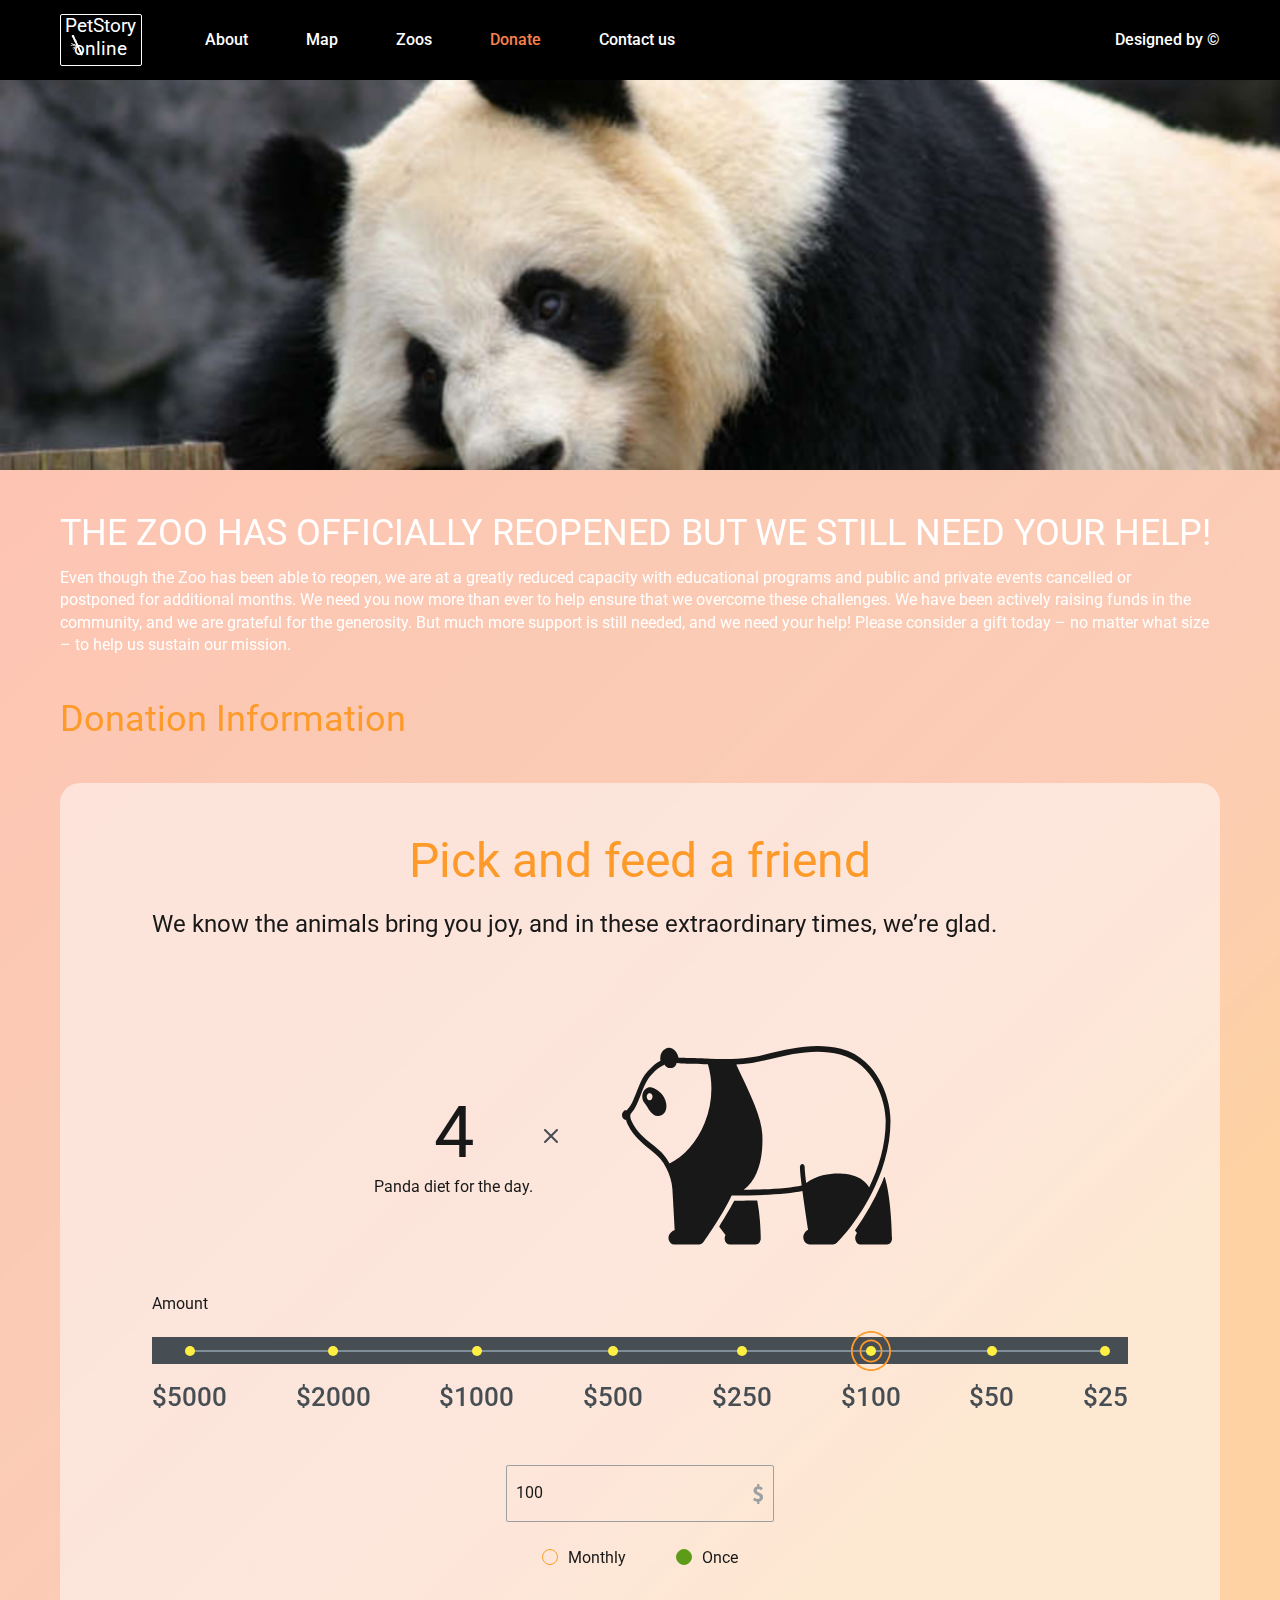
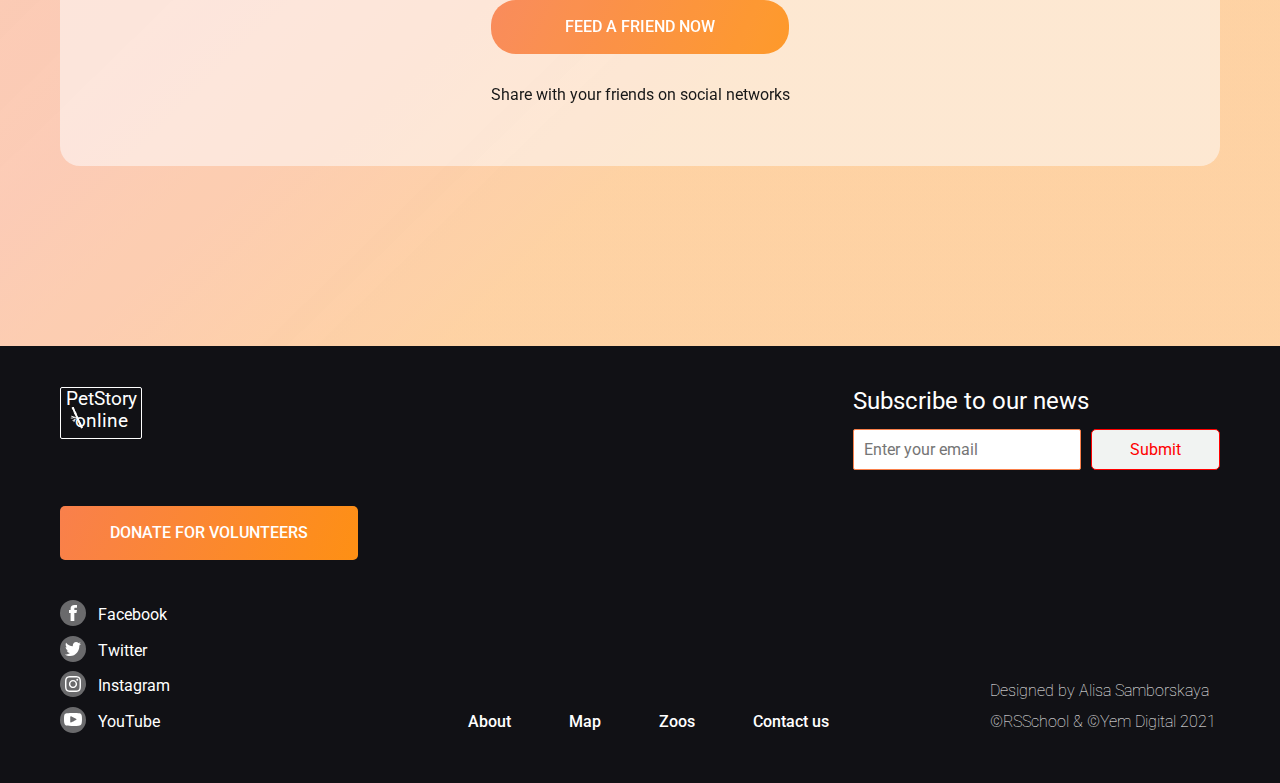
<file: online-zoo/donates/index.html>
<!DOCTYPE html>
<html lang="en">
<head>
    <meta charset="UTF-8">
    <meta http-equiv="X-UA-Compatible" content="IE=edge">
    <meta name="viewport" content="width=device-width, initial-scale=1.0">
    <link rel="stylesheet" href="css/donate.css">
    <title>Donate</title>
</head>
<body>

   <div class="wrapper">
    <header class="header" id = 'header'>
        <div class="header__container _container">
            <a href="../main/index.html" class="header__logo logo">
                <h1 class="header__title title">PetStory online</h1>
                <img src="../logo/bamboo_logo.svg" alt="bamboo" class="logo__image logo__image_header">
                <img src="../logo/bamboo-orange-logo.svg" alt="bamboo-orange" class="logo__image logo__image_header logo__image_orange">
            </a>
            <button class="header__burger burger" id="burger">
                <span></span>
            </button>
            <nav class="header__menu menu">
                <ul class="menu__list">
                    <li class="menu__item">
                        <a href="../main/index.html" class="menu__link ">About</a>
                    </li>
                    <li class="menu__item">
                        <a href="#" class="menu__link">Map</a>
                    </li>
                    <li class="menu__item">
                        <a href="#" class="menu__link">Zoos</a>
                    </li>
                    <li class="menu__item">
                        <a href="../donates/index.html" class="menu__link menu__link_active">Donate</a>
                    </li>
                    <li class="menu__item">
                        <a href="#" class="menu__link">Contact us</a>
                    </li>
                </ul>
                <a href="https://www.figma.com/file/ypzT9idgAILaSRVRmDAJxn/online-zoo-3-weeks" class="menu__copy copy">Designed by ©</a>
            </nav>
        </div>
    </header>
    <div class="background_dark"></div>



        <main class="page">
                <section class="page__background"></section>
                <section class="page__pick-and-feed pick-and-feed">
                    <div class="pick-and-feed__container _container">
                        <h2 class="pick-and-feed__tagline">THE ZOO HAS OFFICIALLY REOPENED BUT WE STILL NEED YOUR HELP!</h2>
                        <p class="pick-and-feed__text">Even though the Zoo has been able to reopen, we are at a greatly reduced capacity with educational programs and public and private events cancelled or <br> postponed for additional months. We need you now more than ever to help ensure that we overcome these challenges. We have been actively raising funds in the community, and we are grateful for the generosity.  But much more support is still needed, and we need your help! Please consider a gift today – no matter what size – to help us sustain our mission.</p>
                        <h2 class="pick-and-feed__title">Donation Information</h2>
                        <div class="pick-and-feed__donate donate">
                            <h2 class="donate__title">Pick and feed a friend</h2>
                            <h3 class="donate__subtitle">We know the animals bring you joy, and in these extraordinary times, we’re glad.</h3>
                            <div class="donate__panda panda">
                                <div class="panda__count">
                                    <div class="panda__number">4</div>
                                    <div class="panda__label">Panda diet for the day.</div>
                                </div>
                                <div class="panda__multiply"><img src="../img/x_icon.svg" alt="X"></div>
                                <div class="panda__image">
                                    <img src="../img/animals-widget.svg" alt="panda">
                                </div>
                            </div>
                            <h4 class="donate__amount">Amount</h4>
                            <div class="donate__bar progress" id="donate-bar">
                                <div class="progress__bg"></div>
                                <div class="progress__bar">
                                    <div class="progress__item">
                                        <div class="progress__dot-container" data-amount="5000">
                                            <div class="progress__dot"></div>
                                        </div>
                                        <div class="progress__sub-item">$5000</div>
                                    </div>
                                    <div class="progress__item">
                                        <div class="progress__dot-container" data-amount="2000">
                                            <div class="progress__dot"></div>
                                        </div>
                                        <div class="progress__sub-item">$2000</div>
                                    </div>
                                    <div class="progress__item">
                                        <div class="progress__dot-container" data-amount="1000">
                                            <div class="progress__dot"></div>
                                        </div>
                                        <div class="progress__sub-item">$1000</div>
                                    </div>
                                    <div class="progress__item">
                                        <div class="progress__dot-container" data-amount="500">
                                            <div class="progress__dot"></div>
                                        </div>
                                        <div class="progress__sub-item">$500</div>
                                    </div>
                                    <div class="progress__item">
                                        <div class="progress__dot-container" data-amount="250">
                                            <div class="progress__dot"></div>
                                        </div>
                                        <div class="progress__sub-item">$250</div>
                                    </div>
                                    <div class="progress__item">
                                        <div class="progress__dot-container progress__dot-active" data-amount="100">
                                            <div class="progress__dot"></div>
                                        </div>
                                        <div class="progress__sub-item">$100</div>
                                    </div>
                                    <div class="progress__item">
                                        <div class="progress__dot-container" data-amount="50">
                                            <div class="progress__dot"></div>
                                        </div>
                                        <div class="progress__sub-item">$50</div>
                                    </div>
                                    <div class="progress__item">
                                        <div class="progress__dot-container" data-amount="25">
                                            <div class="progress__dot"></div>
                                        </div>
                                        <div class="progress__sub-item">$25</div>
                                    </div>
                                </div>
                            </div>
                            <form action="#" class="donate__form donate-form">
                                <div class="donate-form__amount"><input  id="input-amount" type="number" max="9999" placeholder="Another amount" value="100" required></div>
                                <div class="donate-form__option">
                                    <div class="donate-form__radio">
                                        <input type="radio" id="monthly-radio" name="donate">
                                        <label for="monthly-radio">Monthly</label>
                                    </div>
                                    <div class="donate-form__radio">
                                        <input type="radio"id="once-radio" name="donate" checked>
                                        <label for="once-radio">Once</label>
                                    </div>
                                </div>
                                <input type="submit" value="Feed a friend now" class="donate__button button">
                            </form>
                            
                            <h6 class="donate__footer-text">Share with your friends on social networks</h6>
                        </div>
                    </div>
                </section>
        </main>



        <footer class="footer">
            <div class="footer__container _container">
                <div class="footer__header">
                    <a href = "../main/index.html" class = "footer__logo logo">
                        <h2 class="footer__title title">PetStory online</h2>
                        <img src="../logo/bamboo_logo.svg" alt="bamboo" class="logo__image logo__image_footer">
                    </a>
                    <div class="footer__form subscribe">
                        <h3 class="subscribe__title">Subscribe to our news</h3>
                        <form action="#" class="subscribe__form" name="subscribe">
                            <input type="email" placeholder="Enter your email" class="subscribe__email" required>
                            <input type="submit" value="Submit" class="subscribe__button">
                        </form>
                    </div>
                    <div class="footer__socials socials socials-mobile">
                        <ul class="socials__list">
                            <li class="socials__item socials-mobile__item socials__item_facebook socials-mobile__item_facebook">
                                <a href="https://ru-ru.facebook.com/" class="socials__link socials-mobile__link"></a>
                            </li>
                            <li class="socials__item socials-mobile__item socials__item_twitter socials-mobile__item_twitter">
                                <a href="https://twitter.com/?lang=ru" class="socials__link socials-mobile__link"></a>
                            </li>
                            <li class="socials__item socials-mobile__item socials__item_instagram socials-mobile__item_instagram">
                                <a href="https://www.instagram.com/" class="socials__link socials-mobile__link"></a>
                            </li>
                            <li class="socials__item socials-mobile__item socials__item_youtube socials-mobile__item_youtube">
                                <a href="https://www.youtube.com/" class="socials__link socials-mobile__link"></a>
                            </li>
                        </ul>
                    </div>
                </div>
                <a href="../donates/index.html" class="footer__button button button_square">donate for volunteers</a>
                <div class="footer__footer">
                    <div class="footer__socials socials">
                        <ul class="socials__list">
                            <li class="socials__item socials__item_facebook">
                                <a href="https://ru-ru.facebook.com/" class="socials__link">Facebook</a>
                            </li>
                            <li class="socials__item socials__item_twitter">
                                <a href="https://twitter.com/?lang=ru" class="socials__link">Twitter</a>
                            </li>
                            <li class="socials__item socials__item_instagram">
                                <a href="https://www.instagram.com/" class="socials__link">Instagram</a>
                            </li>
                            <li class="socials__item socials__item_youtube">
                                <a href="https://www.youtube.com/" class="socials__link ">YouTube</a>
                            </li>
                        </ul>
                    </div>
                    <nav class="footer__menu menu">
                        <ul class="menu__list">
                            <li class="menu__item">
                                <a href="/main/index.html" class="menu__link">About</a>
                            </li>
                            <li class="menu__item">
                                <a href="#" class="menu__link">Map</a>
                            </li>
                            <li class="menu__item">
                                <a href="#" class="menu__link">Zoos</a>
                            </li>
                            <li class="menu__item">
                                <a href="#" class="menu__link">Contact us</a>
                            </li>
                        </ul>
                    </nav>
                    <div class="footer__info">
                        <a class="footer__designby">Designed by Alisa Samborskaya</a>
                        <a class="footer__copy">©RSSchool & ©Yem Digital 2021</a>
                    </div>
                </div>
            </div>
        </footer>
   </div>
   <script src="donate.js"></script>
</body>
</html>
</file>
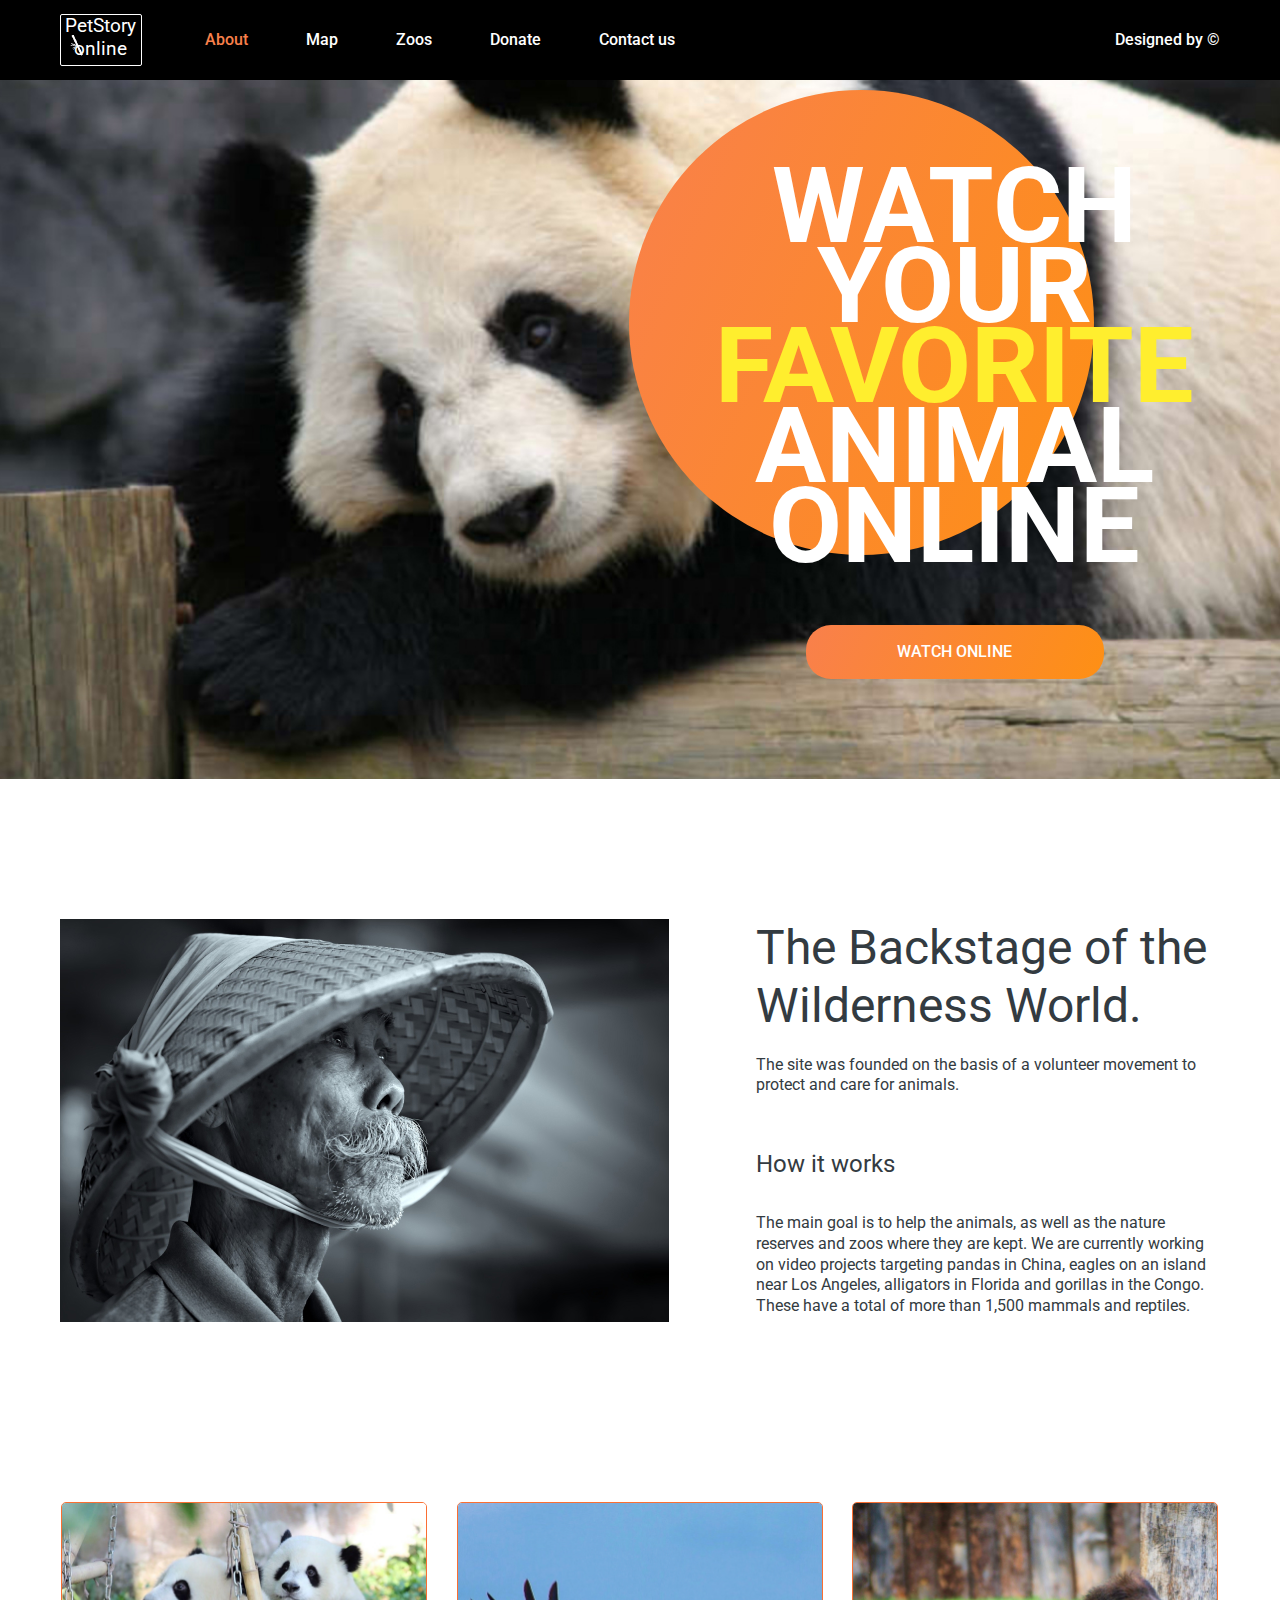
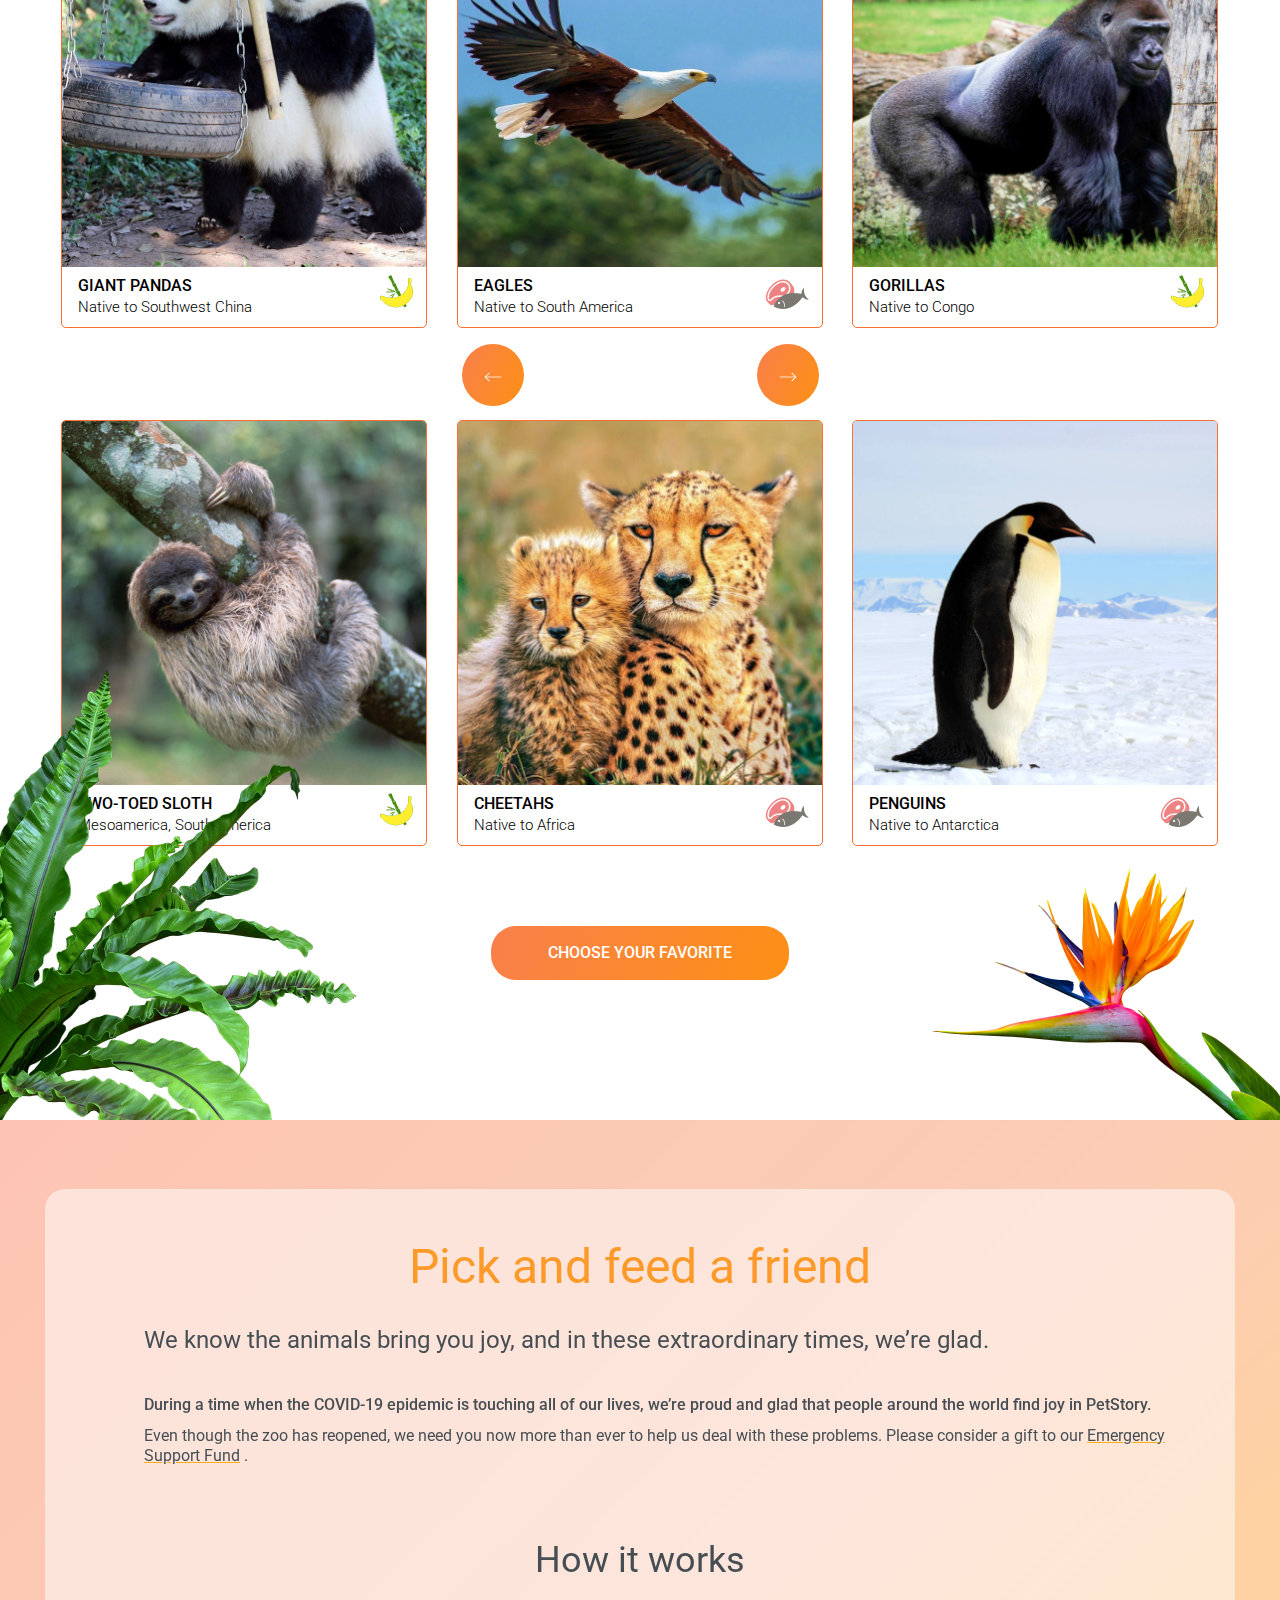
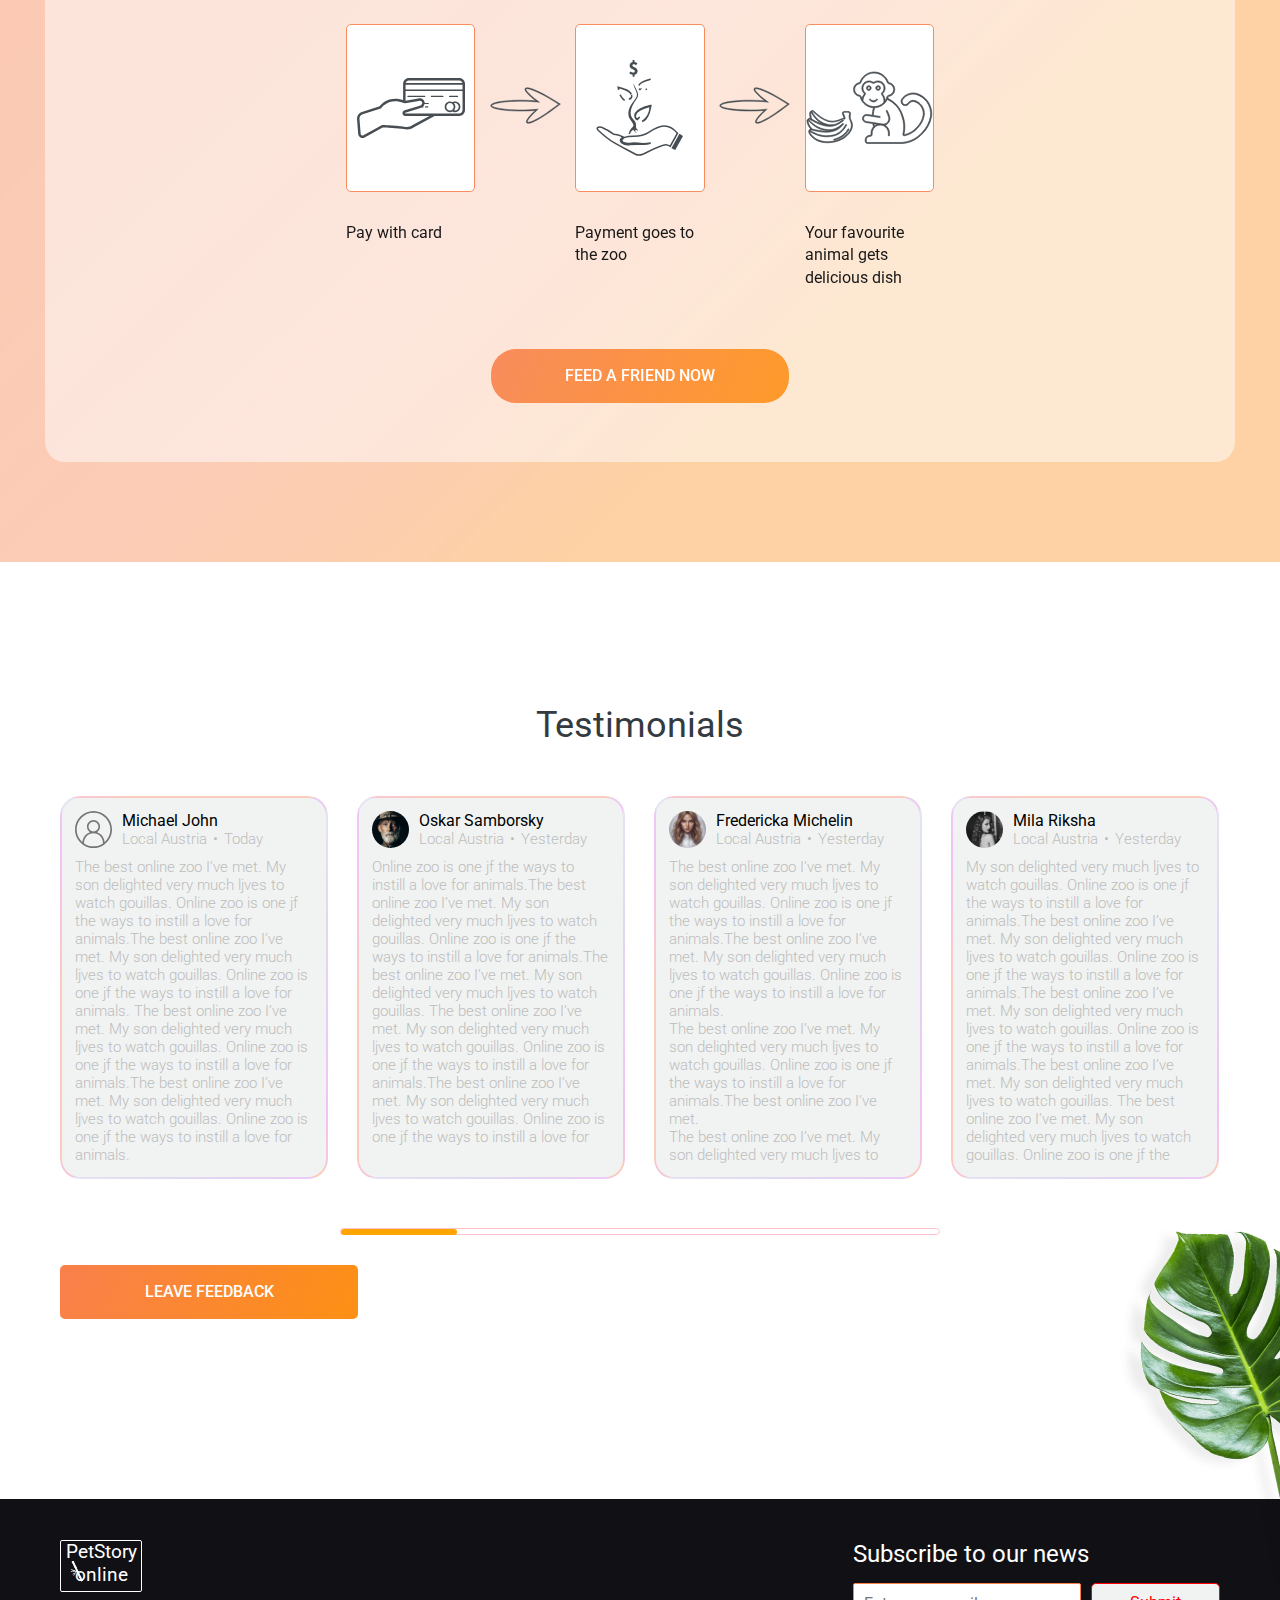
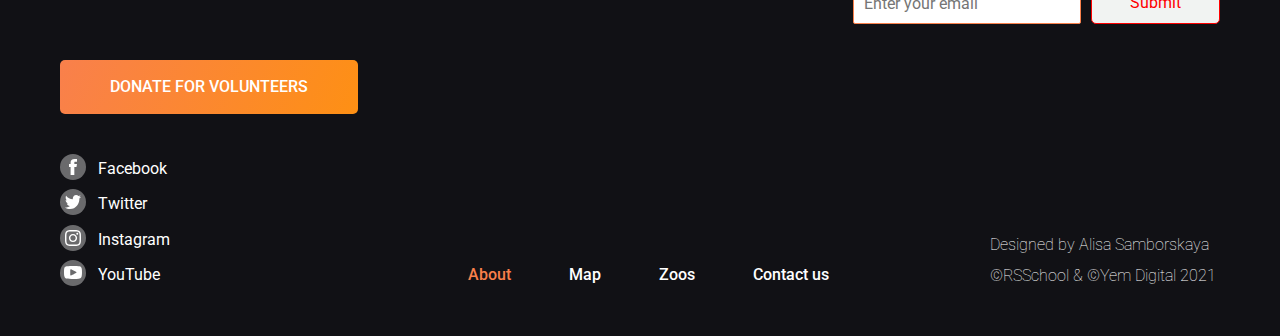
<file: online-zoo/main/index.html>
<!DOCTYPE html>
<html lang="en">
<head>
    <meta charset="UTF-8">
    <meta http-equiv="X-UA-Compatible" content="IE=edge">
    <link rel="stylesheet" href="css/main.css">
    <meta name="viewport" content="width=device-width, initial-scale=1.0">
    <title>PetStory Online</title>
</head>
<body>
    <div class="wrapper">
        <header class="header" id = 'header'>
            <div class="header__container _container">
                <a href="index.html" class="header__logo logo">
                    <h1 class="header__title title">PetStory online</h1>
                    <img src="../logo/bamboo_logo.svg" alt="bamboo" class="logo__image logo__image_header">
                    <img src="../logo/bamboo-orange-logo.svg" alt="bamboo-orange" class="logo__image logo__image_header logo__image_orange">
                </a>
                <button class="header__burger burger" id="burger">
                    <span></span>
                </button>
                <nav class="header__menu menu">
                    <ul class="menu__list">
                        <li class="menu__item">
                            <a href="#" class="menu__link menu__link_active">About</a>
                        </li>
                        <li class="menu__item">
                            <a href="#" class="menu__link">Map</a>
                        </li>
                        <li class="menu__item">
                            <a href="#" class="menu__link">Zoos</a>
                        </li>
                        <li class="menu__item">
                            <a href="../donates/index.html" class="menu__link">Donate</a>
                        </li>
                        <li class="menu__item">
                            <a href="#" class="menu__link">Contact us</a>
                        </li>
                    </ul>
                    <a href="https://www.figma.com/file/ypzT9idgAILaSRVRmDAJxn/online-zoo-3-weeks" class="menu__copy copy">Designed by ©</a>
                </nav>
            </div>
        </header>
        <div class="background_dark"></div>


        <main class="page">

            <div class="page__main-block main-block">
                <div class="main-block__container _container">
                    <div class="main-block__content">
                        <div class="main-block__title">
                            <h2 class="main-block__text">Watch your <span>favorite</span> animal online</h2>
                        </div>
                        <a href="#" class="main-block__button button">watсh online</a>
                    </div>
                </div>
            </div>

            <div class="page__backstage backstage">
                <div class="backstage__container _container">
                    <div class="backstage__img">
                        <img src="../img/bamboo-cap.jpg" alt="bambo-cap">
                    </div>
                    <div class="backstage__content">
                        <h2 class="backstage__title">The Backstage of the Wilderness World.</h2>
                        <p class="backstage__text">The site was founded on the basis of a volunteer movement to protect and care for animals.</p>
                        <h3 class="backstage__subtitle">How it works </h3>
                        <p class="backstage__text">The main goal is to help the animals, as well as the nature reserves and zoos where they are kept. We are currently working on video projects targeting pandas in China, eagles on an island near Los Angeles, alligators in Florida and gorillas in the Congo. These have a total of more than 1,500 mammals and reptiles.</p>
                    </div>
                </div>
                <div class="backstage__flower">
                    <img src="../img/flower_foto1.png" alt="flower">
                </div>
            </div>

            <section class="page__pets pets">
                <div class="pets__container _container">

                    <div class="pets__body">
                        <div class="pets__cards">
                            <div class="pets__item pet">
                                 <div class="pet__image">
                                    <div class="pet__image_bg"></div>
                                    <div class="pet__image_popup pet-popup">
                                        <div class="pet-popup__name">Pandas</div>
                                        <div class="pet-popup__place">Pekin, China</div>
                                        <a href="#" class="pet-popup__button">Watch online</a>
                                    </div>
                                    <img src="../img/pandas.jpg" alt="pandas">
                                </div>
                                <div class="pet__footer">
                                    <div class="pet__info">
                                        <h4 class="pet__name">giant Pandas</h4>
                                        <h5 class="pet__native">Native to Southwest China</h5>
                                    </div>
                                    <div class="pet__food">
                                        <img src="../img/banana-bamboo_icon.png" alt="banana-bamboo_icon">
                                    </div>
                                </div>
                            </div>
                            <div class="pets__item pet">
                                <div class="pet__image">
                                    <div class="pet__image_bg"></div>
                                    <div class="pet__image_popup pet-popup">
                                        <div class="pet-popup__name">Eagles</div>
                                        <div class="pet-popup__place">Lima, Peru</div>
                                        <a href="#" class="pet-popup__button">Watch online</a>
                                    </div>
                                   <img src="../img/eagles.jpg" alt="eagles">
                               </div>
                               <div class="pet__footer">
                                   <div class="pet__info">
                                       <h4 class="pet__name">Eagles</h4>
                                       <h5 class="pet__native">Native to South America</h5>
                                   </div>
                                   <div class="pet__food">
                                       <img src="../img/meet-fish_icon.png" alt="meet-fish_icon">
                                   </div>
                               </div>
                           </div>
                           <div class="pets__item pet">
                                 <div class="pet__image">
                                    <div class="pet__image_bg"></div>
                                    <div class="pet__image_popup pet-popup">
                                        <div class="pet-popup__name">Gorillas</div>
                                        <div class="pet-popup__place">Kinshasa, Congo</div>
                                        <a href="#" class="pet-popup__button">Watch online</a>
                                    </div>
                                    <img src="../img/gorillas.jpg" alt="gorillas">
                                </div>
                                <div class="pet__footer">
                                    <div class="pet__info">
                                        <h4 class="pet__name">Gorillas</h4>
                                        <h5 class="pet__native">Native to Congo</h5>
                                    </div>
                                    <div class="pet__food">
                                        <img src="../img/banana-bamboo_icon.png" alt="banana-bamboo_icon">
                                    </div>
                                </div>
                            </div>
                            <div class="pets__item pet">
                                <div class="pet__image">
                                    <div class="pet__image_bg"></div>
                                    <div class="pet__image_popup pet-popup">
                                        <div class="pet-popup__name">Sloth</div>
                                        <div class="pet-popup__place">Bogota, Columbia</div>
                                        <a href="#" class="pet-popup__button">Watch online</a>
                                    </div>
                                   <img src="../img/sloth.jpg" alt="sloth">
                               </div>
                               <div class="pet__footer">
                                   <div class="pet__info">
                                       <h4 class="pet__name">Two-toed Sloth</h4>
                                       <h5 class="pet__native">Mesoamerica, South America</h5>
                                   </div>
                                   <div class="pet__food">
                                       <img src="../img/banana-bamboo_icon.png" alt="banana-bamboo_icon">
                                   </div>
                               </div>
                           </div>
                           <div class="pets__item pet">
                                 <div class="pet__image">
                                    <div class="pet__image_bg"></div>
                                    <div class="pet__image_popup pet-popup">
                                        <div class="pet-popup__name">Cheetahs</div>
                                        <div class="pet-popup__place">Nairobi, Kenya</div>
                                        <a href="#" class="pet-popup__button">Watch online</a>
                                    </div>
                                    <img src="../img/cheetahs.jpg" alt="cheetahs">
                                </div>
                                <div class="pet__footer">
                                    <div class="pet__info">
                                        <h4 class="pet__name">cheetahs</h4>
                                        <h5 class="pet__native">Native to Africa</h5>
                                    </div>
                                    <div class="pet__food">
                                        <img src="../img/meet-fish_icon.png" alt="meet-fish_icon">
                                    </div>
                                </div>
                            </div>
                            <div class="pets__item pet">
                                <div class="pet__image">
                                    <div class="pet__image_bg"></div>
                                    <div class="pet__image_popup pet-popup">
                                        <div class="pet-popup__name">Penguins</div>
                                        <div class="pet-popup__place">Antarctica</div>
                                        <a href="#" class="pet-popup__button">Watch online</a>
                                    </div>
                                   <img src="../img/penguins.jpg" alt="pandas">
                               </div>
                               <div class="pet__footer">
                                   <div class="pet__info">
                                       <h4 class="pet__name">Penguins</h4>
                                       <h5 class="pet__native">Native to Antarctica</h5>
                                   </div>
                                   <div class="pet__food">
                                       <img src="../img/meet-fish_icon.png" alt="meet-fish_icon">
                                   </div>
                               </div>
                           </div>
                        </div>
                    </div>


                    <button href="#" class="pets__arrow pets__arrow_left">
                        <img src="../img/left_arrow.png" alt="left-arrow">
                    </button>
                    <button href="#" class="pets__arrow pets__arrow_right">
                        <img src="../img/right__arrow.png" alt="right-arrow">
                    </button>

                   

                    <a href = "#" class="pets__button button">choose your favorite</a>
                </div>

                <div class="pets__palm">
                    <img src="../img/palm_foto.png" alt="palm">
                </div>
                <div class="pets__strelitzia">
                    <img src="../img/strelitzia 1.png" alt="strelitzia">
                </div>
            </section>




            <section class="page__pick-and-feed pick-and-feed">
                <div class="pick-and-feed__container _container">

                    <h2 class="pick-and-feed__title">Pick and feed a friend</h2>
                    <h3 class="pick-and-feed__subtitle">We know the animals bring you joy, and in these extraordinary times, we’re glad.</h3>
                    <h4 class="pick-and-feed__subsubtitle">During a time when the COVID-19 epidemic is touching all of our lives, we’re proud and glad that people around the world find joy in PetStory.</h4>
                    <p class="pick-and-feed__text">Even though the zoo has reopened, we need you now more than ever to help us deal with these problems. Please consider a gift to our <a href="../donates/index.html">Emergency Support Fund</a> .</p>
                    
                    <div class="pick-and-feed__how how">
                        <h2 class="how__title">How it works</h2>
                        <div class="how__row">
                            <div class="how__column">
                                <div class="how__item">
                                    <div class="how__image">
                                        <img src="../img/pay.svg" alt="pay">
                                    </div>
                                    <div class="how__text">Pay with card</div>
                                </div>
                            </div>
                            <div class="how__column_arrow">
                                <div class="how__arrow_green">
                                    <img src="../img/green_arrow.png" alt="green_arrow">
                                </div>
                                <div class="how__item">
                                    <div class="how__arrow">
                                        <img src="../img/arrow.svg" alt="arrow">
                                    </div>
                                </div>
                            </div>
                            <div class="how__column">
                                <div class="how__item">
                                    <div class="how__image">
                                        <img src="../img/zoo.svg" alt="zoo">
                                    </div>
                                    <div class="how__text">Payment goes to the zoo</div>
                                </div>
                            </div>
                            <div class="how__column_arrow">
                                <div class="how__arrow_green">
                                    <img src="../img/green_arrow.png" alt="green_arrow">
                                </div>
                                <div class="how__item">
                                    <div class="how__arrow">
                                        <img src="../img/arrow.svg" alt="arrow">
                                    </div>
                                </div>
                            </div>
                            <div class="how__column">
                                <div class="how__item">
                                    <div class="how__image">
                                        <img src="../img/monkey.svg" alt="monkey">
                                    </div>
                                    <div class="how__text">Your favourite animal gets delicious dish</div>
                                </div>
                            </div>
                        </div>
                    </div>
                    <a href="../donates/index.html" class="pick-and-feed__button button">Feed a friend now</a>
                </div>
            </section>

            <section class="page__testimonials testimonials">
                <div class="testimonials__container _container">
                    <div class="testimonials__title">Testimonials</div>
                    <div class="testimonials__slider">
                        <div class="testimonials__row" id="testimonials-row">
                            <div class="testimonials__column">
                                <div class="testimonials__item comment">
                                        <div class="comment__header">
                                            <div class="comment__logo"><img src="../img/user_icon1.svg" alt="user_icon1"></div>
                                            <div class="comment__title">
                                                <h4 class="comment__name">Michael John </h4>
                                                <div class="comment__subtitle">
                                                    <div class="comment__local">Local Austria</div>
                                                    <div class="comment__dot">•</div>
                                                    <div class="comment__day">Today</div>
                                                </div>
                                            </div>
                                        </div>
                                        <p class="comment__text">The best online zoo I’ve met. My son delighted very much ljves to watch gouillas. Online zoo is one jf the ways to instill a love for animals.The best online zoo I’ve met. My son delighted very much ljves to watch gouillas. Online zoo is one jf the ways to instill a love for animals.
                                            The best online zoo I’ve met. My son delighted very much ljves to watch gouillas. Online zoo is one jf the ways to instill a love for animals.The best online zoo I’ve met. My son delighted very much ljves to watch gouillas. Online zoo is one jf the ways to instill a love for animals.
                                        </p>
                                </div>
                            </div>
                            <div class="testimonials__column">
                                <div class="testimonials__item comment">
                                        <div class="comment__header">
                                            <div class="comment__logo"><img src="../img/user_icon2.svg" alt="user_icon2"></div>
                                            <div class="comment__title">
                                                <h4 class="comment__name">Oskar Samborsky</h4>
                                                <div class="comment__subtitle">
                                                    <div class="comment__local">Local Austria</div>
                                                    <div class="comment__dot">•</div>
                                                    <div class="comment__day">Yesterday</div>
                                                </div>
                                            </div>
                                        </div>
                                        <p class="comment__text">Online zoo is one jf the ways to instill a love for animals.The best online zoo I’ve met. My son delighted very much ljves to watch gouillas. Online zoo is one jf the ways to instill a love for animals.The best online zoo I’ve met. My son delighted very much ljves to watch gouillas.
                                            The best online zoo I’ve met. My son delighted very much ljves to watch gouillas. Online zoo is one jf the ways to instill a love for animals.The best online zoo I’ve met. My son delighted very much ljves to watch gouillas. Online zoo is one jf the ways to instill a love for
                                            </p>
                                </div>
                            </div>
                            <div class="testimonials__column">
                                <div class="testimonials__item comment">
                                        <div class="comment__header">
                                            <div class="comment__logo"><img src="../img/user_icon3.svg" alt="user_icon3"></div>
                                            <div class="comment__title">
                                                <h4 class="comment__name">Fredericka Michelin</h4>
                                                <div class="comment__subtitle">
                                                    <div class="comment__local">Local Austria</div>
                                                    <div class="comment__dot">•</div>
                                                    <div class="comment__day">Yesterday</div>
                                            </div>
                                            </div>
                                        </div>
                                        <p class="comment__text">The best online zoo I’ve met. My son delighted very much ljves to watch gouillas. Online zoo is one jf the ways to instill a love for animals.The best online zoo I’ve met. My son delighted very much ljves to watch gouillas. Online zoo is one jf the ways to instill a love for animals. <br>
                                            The best online zoo I’ve met. My son delighted very much ljves to watch gouillas. Online zoo is one jf the ways to instill a love for animals.The best online zoo I’ve met. <br>
                                            The best online zoo I’ve met. My son delighted very much ljves to
                                            </p>
                                </div>
                            </div>
                            <div class="testimonials__column">
                                <div class="testimonials__item comment">
                                        <div class="comment__header">
                                            <div class="comment__logo"><img src="../img/user_icon4.svg" alt="user_icon4"></div>
                                            <div class="comment__title">
                                                <h4 class="comment__name">Mila Riksha</h4>
                                                <div class="comment__subtitle">
                                                    <div class="comment__local">Local Austria</div>
                                                    <div class="comment__dot">•</div>
                                                    <div class="comment__day">Yesterday</div>
                                            </div>
                                            </div>
                                        </div>
                                        <p class="comment__text">My son delighted very much ljves to watch gouillas. Online zoo is one jf the ways to instill a love for animals.The best online zoo I’ve met. My son delighted very much ljves to watch gouillas. Online zoo is one jf the ways to instill a love for animals.The best online zoo I’ve met. My son delighted very much ljves to watch gouillas. Online zoo is one jf the ways to instill a love for animals.The best online zoo I’ve met. My son delighted very much ljves to watch gouillas.
                                            The best online zoo I’ve met. My son delighted very much ljves to watch gouillas. Online zoo is one jf the
                                            </p>
                                </div>
                            </div>
                        </div>
                    </div>
                    <div class="testimonials__bar bar">
                        <input type = 'range' min="0" max="50" name="range" step="1" id="testimonials-bar" value="0">
                    </div>
                    <a href="#" class="testimonials__button button button_square">leave feedback</a>                   
                </div>
                <div class="testimonials__leaf">
                    <img src="../img/leav_foto.png" alt="leaf">
                </div>
            </section>

        </main>

        <footer class="footer">
            <div class="footer__container _container">
                <div class="footer__header">
                    <a href = "index.html" class = "footer__logo logo">
                        <h2 class="footer__title title">PetStory online</h2>
                        <img src="../logo/bamboo_logo.svg" alt="bamboo" class="logo__image logo__image_footer">
                    </a>
                    <div class="footer__form subscribe">
                        <h3 class="subscribe__title">Subscribe to our news</h3>
                        <form action="#" class="subscribe__form" name="subscribe">
                            <input type="email" placeholder="Enter your email" class="subscribe__email" required>
                            <input type="submit" value="Submit" class="subscribe__button">
                        </form>
                    </div>
                    <div class="footer__socials socials socials-mobile">
                        <ul class="socials__list">
                            <li class="socials__item socials-mobile__item socials__item_facebook socials-mobile__item_facebook">
                                <a href="https://ru-ru.facebook.com/" class="socials__link socials-mobile__link"></a>
                            </li>
                            <li class="socials__item socials-mobile__item socials__item_twitter socials-mobile__item_twitter">
                                <a href="https://twitter.com/?lang=ru" class="socials__link socials-mobile__link"></a>
                            </li>
                            <li class="socials__item socials-mobile__item socials__item_instagram socials-mobile__item_instagram">
                                <a href="https://www.instagram.com/" class="socials__link socials-mobile__link"></a>
                            </li>
                            <li class="socials__item socials-mobile__item socials__item_youtube socials-mobile__item_youtube">
                                <a href="https://www.youtube.com/" class="socials__link socials-mobile__link"></a>
                            </li>
                        </ul>
                    </div>
                </div>
                <a href="../donates/index.html" class="footer__button button button_square">donate for volunteers</a>
                <div class="footer__footer">
                    <div class="footer__socials socials">
                        <ul class="socials__list">
                            <li class="socials__item socials__item_facebook">
                                <a href="https://ru-ru.facebook.com/" class="socials__link">Facebook</a>
                            </li>
                            <li class="socials__item socials__item_twitter">
                                <a href="https://twitter.com/?lang=ru" class="socials__link">Twitter</a>
                            </li>
                            <li class="socials__item socials__item_instagram">
                                <a href="https://www.instagram.com/" class="socials__link">Instagram</a>
                            </li>
                            <li class="socials__item socials__item_youtube">
                                <a href="https://www.youtube.com/" class="socials__link ">YouTube</a>
                            </li>
                        </ul>
                    </div>
                    <nav class="footer__menu menu">
                        <ul class="menu__list">
                            <li class="menu__item">
                                <a href="#" class="menu__link menu__link_active">About</a>
                            </li>
                            <li class="menu__item">
                                <a href="#" class="menu__link">Map</a>
                            </li>
                            <li class="menu__item">
                                <a href="#" class="menu__link">Zoos</a>
                            </li>
                            <li class="menu__item">
                                <a href="#" class="menu__link">Contact us</a>
                            </li>
                        </ul>
                    </nav>
                    <div class="footer__info">
                        <a class="footer__designby">Designed by Alisa Samborskaya</a>
                        <a class="footer__copy">©RSSchool & ©Yem Digital 2021</a>
                    </div>
                </div>
            </div>
        </footer>
    </div>

    <script src="main.js"></script>
</body>
</html>
</file>
<file: online-zoo/donates/css/donate.css>
@import url(https://fonts.googleapis.com/css?family=Roboto:300,regular,500,700);
/* Reset and base styles  */
* {
  padding: 0px;
  margin: 0px;
  border: none;
}

*,
*::before,
*::after {
  box-sizing: border-box;
}

:focus,
:active {
  /*outline: none;*/
}

a:focus,
a:active {
  /* outline: none;*/
}

/* Links */
a, a:link, a:visited {
  /* color: inherit; */
  text-decoration: none;
  /* display: inline-block; */
}

a:hover {
  /* color: inherit; */
  text-decoration: none;
}

/* Common */
aside, nav, footer, header, section, main {
  display: block;
}

h1, h2, h3, h4, h5, h6, p {
  font-size: inherit;
  font-weight: inherit;
}

ul, ul li {
  list-style: none;
}

img {
  vertical-align: top;
}

img, svg {
  max-width: 100%;
  height: auto;
}

address {
  font-style: normal;
}

/* Form */
input, textarea, button, select {
  font-family: inherit;
  font-size: inherit;
  color: inherit;
  background-color: transparent;
}

input::-ms-clear {
  display: none;
}

button, input[type=submit] {
  display: inline-block;
  box-shadow: none;
  cursor: pointer;
}

input:focus, input:active,
button:focus, button:active {
  outline: none;
}

button::-moz-focus-inner {
  padding: 0;
  border: 0;
}

label {
  cursor: pointer;
}

legend {
  display: block;
}

body {
  font-family: "Roboto";
  font-style: normal;
  font-size: 16px;
  line-height: 140%;
  background-color: #FFFFFF;
}
body._active {
  overflow: hidden;
}

.background_dark {
  display: none;
  width: 100%;
  height: 4000px;
  background-color: rgba(0, 0, 0, 0.9);
  position: absolute;
  z-index: 20;
}

.wrapper {
  min-height: 100%;
  overflow: hidden;
}

._container {
  max-width: 1190px;
  padding: 0 15px;
  margin: 0 auto;
}

.title {
  font-family: "Roboto";
  font-size: 19.0145px;
  line-height: 120%;
  text-align: center;
  color: #FFFFFF;
}

.logo {
  display: inline-block;
  width: 82px;
  height: 52px;
  border: 1px solid #FFFFFF;
  border-radius: 2px;
  position: relative;
}
.logo__image {
  position: absolute;
  width: 14.81px;
  height: 22.58px;
  left: 8px;
  top: 18.64px;
}
.logo__image_orange {
  display: none;
}

.copy {
  font-family: "Roboto";
  font-weight: 500;
  font-size: 16px;
  line-height: 140%;
  color: #FFFFFF;
}
.copy:hover {
  text-decoration: underline;
}
.copy:active {
  color: #F9804B;
  text-decoration: none;
}

.button {
  background: linear-gradient(113.96deg, #F9804B 1.49%, #FE9013 101.44%);
  border-radius: 25px;
  min-height: 54px;
  width: 298px;
  display: flex;
  justify-content: center;
  align-items: center;
  font-weight: 500;
  font-size: 16px;
  line-height: 140%;
  /* or 22px */
  text-align: center;
  text-transform: uppercase;
  color: #FFFFFF;
}
.button:hover {
  background: #E47209;
}
.button:active {
  background: #4B9200;
}
.button_square {
  border-radius: 5px;
}

.header {
  width: 100%;
  left: 0px;
  top: 0px;
  background: #000000;
  position: relative;
  z-index: 22;
}
.header__container {
  display: flex;
  min-height: 80px;
  align-items: center;
}
.header__menu {
  margin-left: 63px;
}

.menu {
  display: flex;
  flex: 0 1 1021px;
  justify-content: space-between;
}
.menu__list {
  display: flex;
  align-items: center;
}
.menu__item {
  margin-right: 58px;
}
.menu__item:last-child {
  margin-right: 0;
}
.menu__link {
  font-family: "Roboto";
  font-weight: 500;
  font-size: 16px;
  line-height: 140%;
  color: #FFFFFF;
}
.menu__link:hover {
  text-decoration: underline;
}
.menu__link:active {
  color: #F9804B;
  text-decoration: none;
}
.menu__link_active {
  color: #F9804B;
}
.menu__link_active:hover {
  text-decoration: none;
}

.page__background {
  background-image: url(../../img/background_panda.jpg);
  background-repeat: no-repeat;
  background-size: cover;
  height: 390px;
  width: 100%;
}

.page__pick-and-feed {
  background: linear-gradient(315.75deg, rgba(254, 210, 144, 0.7) 30.06%, #FEBDAB 100.95%, rgba(254, 210, 144, 0.7) 106.36%), linear-gradient(315.75deg, rgba(254, 189, 171, 0.74) 30.06%, rgba(243, 169, 248, 0.66) 50.74%, #E0D8F0 80.49%, #EAF7FE 127.9%, #EAF7FE 149.54%), linear-gradient(315.75deg, rgba(254, 189, 171, 0.74) 30.06%, rgba(243, 169, 248, 0.66) 50.74%, #E0D8F0 80.49%, #EAF7FE 127.9%, #EAF7FE 149.54%);
  opacity: 0.9;
}

.pick-and-feed {
  padding: 40px 0 180px 0;
}
.pick-and-feed__tagline {
  font-size: 36px;
  line-height: 130%;
  color: #FFFFFF;
  margin-bottom: 10px;
}
.pick-and-feed__text {
  color: #FFFFFF;
  margin-bottom: 40px;
}
.pick-and-feed__title {
  font-size: 36px;
  line-height: 130%;
  color: #FE9013;
  margin-bottom: 40px;
}

.donate {
  background: rgba(253, 253, 255, 0.52);
  border-radius: 20px;
  padding: 49px 92px 59px 92px;
  display: flex;
  flex-direction: column;
  align-items: center;
}
.donate__title {
  font-size: 48px;
  line-height: 120%;
  text-align: center;
  color: #FE9013;
  margin-bottom: 20px;
}
.donate__subtitle {
  align-self: flex-start;
  font-size: 24px;
  line-height: 120%;
  margin-bottom: 60px;
}
.donate__panda {
  margin-bottom: 48px;
}
.donate__amount {
  align-self: flex-start;
  margin-bottom: 16px;
}
.donate__bar {
  margin-bottom: 50px;
}
.donate__form {
  margin-bottom: 30px;
}
.donate__footer-text {
  text-align: center;
}

.panda {
  display: flex;
}
.panda__count {
  padding-top: 105px;
  margin-right: 11px;
}
.panda__number {
  font-size: 72px;
  line-height: 80%;
  text-align: center;
  text-transform: uppercase;
  color: #000000;
  margin-bottom: 15px;
}
.panda__multiply {
  padding-top: 130px;
  margin-right: 64px;
}
.progress {
  width: 976px;
  position: relative;
}
.progress__bg {
  position: absolute;
  width: 100%;
  height: 27px;
  background-color: #333b41;
  top: 6px;
  left: 0;
  z-index: 1;
}
.progress__bar {
  width: 100%;
  justify-content: space-between;
  position: relative;
  z-index: 20;
  display: flex;
}
.progress__bar::after {
  content: "";
  position: absolute;
  top: 22%;
  left: 4%;
  width: 93.75%;
  height: 2px;
  background: #72828E;
  z-index: -1;
}
.progress__item {
  display: flex;
  flex-direction: column;
  align-items: center;
}
.progress__dot-container {
  width: 40px;
  height: 40px;
  display: flex;
  justify-content: center;
  align-items: center;
  margin-bottom: 8px;
}
.progress__dot-container:hover {
  background: url(../../img/roller_icon.svg) no-repeat center;
}
.progress__dot-container:hover + .progress__sub-item {
  color: #FE9013;
}
.progress__dot-active {
  background: url(../../img/roller_icon.svg) no-repeat center;
}
.progress__dot {
  width: 10px;
  height: 10px;
  border-radius: 50%;
  background: #FFEE2E;
  display: flex;
  align-items: center;
  justify-content: center;
}
.progress__sub-item {
  font-weight: 500;
  font-size: 26px;
  line-height: 140%;
  text-transform: uppercase;
  color: #333B41;
}

.donate-form {
  display: flex;
  flex-direction: column;
  align-items: center;
}
.donate-form__amount {
  width: 268px;
  display: block;
  border: 1px solid #929699;
  border-radius: 2px;
  padding: 16px 0 16px 9px;
  margin-bottom: 25px;
  position: relative;
}
.donate-form__amount::after {
  content: url(../../img/dollar_icon.png);
  position: absolute;
  right: 10px;
  top: 32%;
}
.donate-form__option {
  display: flex;
  justify-content: center;
  gap: 50px;
  margin-bottom: 31px;
}
.donate-form__option input {
  border: 1px solid #FE9013;
}
.donate-form__radio {
  /* Checked */
  /* Hover */
}
.donate-form__radio input[type=radio] {
  display: none;
}
.donate-form__radio label {
  display: inline-block;
  cursor: pointer;
  position: relative;
  padding-left: 26px;
}
.donate-form__radio label::before {
  content: "";
  display: inline-block;
  width: 16px;
  height: 16px;
  position: absolute;
  left: 0;
  top: 2px;
  border-radius: 50%;
  border: 1px solid #FE9013;
}
.donate-form__radio input[type=radio]:checked + label:before {
  background: #4B9200;
  border: 1px solid #4B9200;
}
.donate-form__radio label:hover:before {
  filter: brightness(120%);
}

.footer {
  background: #111115;
  max-height: 443px;
  padding: 41px 0 50px 0;
}
.footer__header {
  display: flex;
  justify-content: space-between;
  margin-bottom: 36px;
}
.footer__form {
  flex: 0 1 367px;
}
.footer__button {
  margin-bottom: 44px;
}
.footer__footer {
  display: flex;
  align-items: flex-end;
}
.footer__menu {
  flex: 1 1 380px;
  margin-left: 298px;
}
.footer__info {
  flex: 0 1 230px;
  display: inline-block;
  line-height: 130%;
  /* identical to box height, or 21px */
  color: #FFFFFF;
  cursor: pointer;
  margin-left: 5px;
}
.footer__info:hover {
  color: #4B9200;
  text-decoration: underline;
}
.footer__designby {
  display: inline-block;
  font-weight: 100;
  font-size: 16px;
  margin-bottom: 10px;
}
.footer__copy {
  display: inline-block;
  font-weight: 100;
  font-size: 16px;
  margin-bottom: 0;
}

.subscribe__title {
  font-size: 24px;
  line-height: 120%;
  color: #FFFFFF;
  margin-bottom: 14px;
}
.subscribe__form {
  display: flex;
}
.subscribe__email {
  display: block;
  flex: 0 1 228px;
  padding: 10px 0 10px 10px;
  border: 0.7px solid rgb(249, 128, 75);
  border-radius: 2px;
  background: #FFFFFF;
}
.subscribe__email:invalid + .subscribe__button {
  border: 0.7px solid red;
  color: red;
}
.subscribe__email:valid + .subscribe__button {
  border: 1px solid rgb(51, 59, 65);
  color: #000000;
}
.subscribe__button {
  flex: 1 1 auto;
  display: flex;
  justify-content: center;
  align-items: center;
  border: 1px solid rgb(51, 59, 65);
  border-radius: 5px;
  margin-left: 10px;
  font-size: 16px;
  line-height: 140%;
  color: #000000;
  background: #F1F3F2;
}

.socials__item {
  position: relative;
  padding-left: 38px;
  margin-bottom: 13px;
}
.socials__item:last-child {
  margin-bottom: 0;
}
.socials__item::before {
  content: "";
  width: 26px;
  height: 26px;
  background: rgba(196, 196, 196, 0.5);
  border-radius: 50%;
  display: inline-block;
  position: absolute;
  left: 0;
  top: -4px;
}
.socials__item_facebook::before {
  background-image: url(../../img/facebook.svg);
  background-repeat: no-repeat;
  background-position: center;
}
.socials__item_twitter::before {
  background-image: url(../../img/twitter.svg);
  background-repeat: no-repeat;
  background-position: center;
}
.socials__item_instagram::before {
  background-image: url(../../img/insta.svg);
  background-repeat: no-repeat;
  background-position: center;
}
.socials__item_youtube::before {
  background-image: url(../../img/youtube.svg);
  background-repeat: no-repeat;
  background-position: center;
}
.socials__link {
  font-size: 16px;
  line-height: 140%;
  color: #FFFFFF;
}
.socials__link:hover {
  text-decoration: underline;
  color: #4B9200;
}

.socials-mobile {
  display: none;
}

@media (max-width: 1000px) {
  ._container {
    max-width: 970px;
  }
  .page__background {
    background-image: url("../../img/background_panda_small.png");
  }
  .pick-and-feed {
    padding: 40px 0 30px 0;
  }
  .pick-and-feed__tagline {
    margin-bottom: 30px;
  }
  .progress {
    width: 810px;
  }
  .progress__item:first-child {
    display: none;
  }
  .menu__item {
    margin-right: 48px;
  }
  .footer__container {
    padding-left: 30px;
  }
  .footer__footer {
    justify-content: space-between;
  }
  .footer__menu {
    flex: 0 1 380px;
    margin-left: 15%;
  }
  .subscribe__button {
    flex: 0 1 129px;
  }
}
@media (max-width: 905px) {
  .footer__menu {
    margin-left: 5%;
  }
}
@media (max-width: 850px) {
  .progress {
    width: 610px;
  }
  .progress__item:nth-child(-n+3) {
    display: none;
  }
  .progress__bar::after {
    width: 93%;
  }
}
@media (max-width: 740px) {
  .header__menu {
    margin-left: 40px;
  }
  .menu__item {
    margin-right: 30px;
  }
}
@media (max-width: 640px) {
  body._active .background_dark {
    display: block;
  }
  body._active .header .logo__image_header {
    display: none;
  }
  body._active .header .logo__image_orange {
    display: block;
  }
  body._active .header__title {
    color: #FE9013;
  }
  body._active .header__logo {
    border: 1px solid #FE9013;
  }
  body._active .header__menu {
    right: 0;
  }
  body._active .header .burger::before, body._active .header .burger::after {
    background-color: #333B41;
    width: 80%;
  }
  body._active .header .burger::before {
    top: 50%;
    transform: rotate(-45deg) translate(5%, -50%);
  }
  body._active .header .burger::after {
    bottom: 50%;
    transform: rotate(45deg) translate(5%, 50%);
  }
  body._active .header .burger span {
    display: none;
  }
  .header__menu {
    position: fixed;
    right: -100%;
    top: 0;
    width: 100%;
    padding: 80px 0 40px 15px;
    flex-direction: column;
    align-items: flex-start;
    margin-left: 0;
    background-color: #fff;
    transition: right 0.2s ease;
  }
  .header .menu__list {
    flex-direction: column;
    align-items: flex-start;
    gap: 15px;
    margin-bottom: 15px;
  }
  .header .menu__item {
    margin-right: 0;
  }
  .header .menu__link {
    color: #333B41;
  }
  .header .menu__link_active {
    color: #333B41;
  }
  .header .menu__copy {
    color: #333B41;
  }
  .burger {
    display: block;
    width: 30px;
    height: 18px;
    position: relative;
    z-index: 30;
  }
  .burger::before, .burger::after, .burger span {
    position: absolute;
    left: 0;
    height: 18%;
    width: 100%;
    transition: all 0.3s ease;
    background-color: #fff;
  }
  .burger::before, .burger::after {
    content: "";
  }
  .burger::before {
    top: 0;
  }
  .burger::after {
    bottom: 0;
  }
  .burger span {
    top: 50%;
    transform: scale(1) translate(0, -50%);
  }
  .logo__image_header {
    width: 7.1px;
    height: 17.56px;
    left: 12px;
    top: 20px;
  }
  .header__title {
    font-size: 16px;
  }
  .header {
    position: fixed;
  }
  .header__container {
    justify-content: space-between;
    min-height: 60px;
    flex-wrap: wrap;
  }
  .header__logo {
    border: none;
    width: 70px;
    height: 40px;
    position: relative;
    z-index: 30;
  }
  .page__background {
    background-image: url("../../img/background_panda_tablet.jpg");
  }
  .pick-and-feed {
    padding: 30px 0 46px 0;
  }
  .pick-and-feed__tagline {
    font-size: 24px;
    line-height: 120%;
    margin-bottom: 20px;
  }
  .pick-and-feed__text {
    margin-bottom: 30px;
  }
  .pick-and-feed__title {
    margin-bottom: 20px;
  }
  .donate {
    padding: 36px 27px 25px 27px;
  }
  .donate__subtitle {
    margin-bottom: 50px;
    text-align: center;
  }
  .donate__panda {
    margin-bottom: 41px;
  }
  .donate__amount {
    margin-bottom: 0;
  }
  .panda {
    width: 100%;
  }
  .footer {
    padding-bottom: 10px;
  }
  .footer__container {
    position: relative;
    padding-left: 15px;
  }
  .footer__form {
    display: none;
  }
  .footer__header {
    justify-content: space-between;
    margin-bottom: 42px;
  }
  .footer__button {
    position: absolute;
    top: 84px;
    left: 15px;
    margin-bottom: 0;
  }
  .footer__socials {
    display: none;
  }
  .footer__menu {
    margin-left: 0;
  }
  .footer__menu .menu__item {
    margin-right: 20px;
  }
  .socials-mobile {
    display: block;
  }
  .socials-mobile__item {
    height: 26px;
    width: 26px;
    padding-left: 0;
    margin-bottom: 20px;
  }
  .socials-mobile__item::before {
    top: 0;
  }
}
@media (max-width: 634px) {
  .panda {
    width: 80%;
  }
  .panda__count {
    padding-top: 15%;
  }
  .panda__multiply {
    margin-right: 5%;
    padding-top: 30%;
  }
  .progress {
    width: 100%;
  }
  .progress__bar::after {
    width: 90%;
    left: 6%;
  }
}
@media (max-width: 486px) {
  .progress {
    width: 100%;
  }
  .progress__bar::after {
    width: 88%;
    left: 6%;
  }
}
@media (max-width: 450px) {
  .pick-and-feed {
    padding: 30px 0 20px 0;
  }
  .pick-and-feed__title {
    font-size: 24px;
    margin-bottom: 30px;
  }
  .donate {
    padding: 20px 0 20px 0;
  }
  .donate__title {
    font-size: 24px;
    margin-bottom: 10px;
  }
  .donate__subtitle {
    font-size: 16px;
    line-height: 140%;
    margin-bottom: 10px;
  }
  .panda {
    width: 100%;
    justify-content: center;
    margin-bottom: 0;
  }
  .panda__number {
    font-size: 40px;
    margin-bottom: 6px;
  }
  .panda__label {
    font-size: 10px;
    line-height: 140%;
  }
  .panda__multiply {
    padding-top: 20%;
  }
  .panda__image {
    width: 160px;
    height: 141px;
  }
  .progress {
    width: 100%;
  }
  .progress__bar::after {
    width: 84%;
    left: 10%;
  }
}
@media (max-width: 350px) {
  .page__background {
    background-image: url("../../img/background_panda_mobile.jpg");
  }
  .footer {
    padding: 20px 0 20px 0;
  }
  .footer__container {
    display: flex;
    flex-direction: column;
    align-items: center;
  }
  .footer__header {
    flex-direction: column;
    align-items: center;
    margin-bottom: 30px;
    gap: 30px;
  }
  .footer__header .socials-mobile .socials__list {
    display: flex;
    gap: 30px;
  }
  .footer__header .socials-mobile__item {
    margin-bottom: 0;
  }
  .footer__header .logo {
    border: none;
    width: 130px;
    height: 25px;
  }
  .footer__header .logo__image {
    left: 73px;
    top: -5px;
  }
  .footer__button {
    position: static;
    margin-bottom: 30px;
  }
  .footer__footer {
    flex-direction: column-reverse;
    gap: 30px;
  }
  .footer__footer .footer__info {
    flex: auto;
    max-width: 230px;
    align-self: flex-end;
    margin-left: 0;
  }
  .footer__footer .footer__menu {
    flex: auto;
    align-self: center;
  }
  .footer__footer .footer__menu .menu__item {
    margin-right: 30px;
  }
  .footer__footer .footer__menu .menu__item:last-child {
    margin-right: 0;
  }
}
</file>
<file: online-zoo/main/css/main.css>
@import url(https://fonts.googleapis.com/css?family=Roboto:300,regular,500,700);
/* Reset and base styles  */
* {
  padding: 0px;
  margin: 0px;
  border: none;
}

*,
*::before,
*::after {
  box-sizing: border-box;
}

:focus,
:active {
  /*outline: none;*/
}

a:focus,
a:active {
  /* outline: none;*/
}

/* Links */
a, a:link, a:visited {
  /* color: inherit; */
  text-decoration: none;
  /* display: inline-block; */
}

a:hover {
  /* color: inherit; */
  text-decoration: none;
}

/* Common */
aside, nav, footer, header, section, main {
  display: block;
}

h1, h2, h3, h4, h5, h6, p {
  font-size: inherit;
  font-weight: inherit;
}

ul, ul li {
  list-style: none;
}

img {
  vertical-align: top;
}

img, svg {
  max-width: 100%;
  height: auto;
}

address {
  font-style: normal;
}

/* Form */
input, textarea, button, select {
  font-family: inherit;
  font-size: inherit;
  color: inherit;
  background-color: transparent;
}

input::-ms-clear {
  display: none;
}

button, input[type=submit] {
  display: inline-block;
  box-shadow: none;
  cursor: pointer;
}

input:focus, input:active,
button:focus, button:active {
  outline: none;
}

button::-moz-focus-inner {
  padding: 0;
  border: 0;
}

label {
  cursor: pointer;
}

legend {
  display: block;
}

body {
  font-family: "Roboto";
  font-style: normal;
  font-size: 16px;
  line-height: 140%;
  background-color: #FFFFFF;
}
body._dark {
  overflow: hidden;
}

.background_dark {
  display: none;
  width: 100%;
  height: 10000px;
  background-color: rgba(0, 0, 0, 0.9);
  position: absolute;
  z-index: 20;
}

.wrapper {
  overflow: hidden;
  min-height: 100%;
}

._container {
  max-width: 1190px;
  padding: 0 15px;
  margin: 0 auto;
}

.title {
  font-family: "Roboto";
  font-size: 19.0145px;
  line-height: 120%;
  text-align: center;
  color: #FFFFFF;
}

.logo {
  display: inline-block;
  width: 82px;
  height: 52px;
  border: 1px solid #FFFFFF;
  border-radius: 2px;
  position: relative;
}
.logo__image {
  position: absolute;
  width: 14.81px;
  height: 22.58px;
  left: 8px;
  top: 18.64px;
}
.logo__image_orange {
  display: none;
}

.copy {
  font-family: "Roboto";
  font-weight: 500;
  font-size: 16px;
  line-height: 140%;
  color: #FFFFFF;
}
.copy:hover {
  text-decoration: underline;
}
.copy:active {
  color: #F9804B;
  text-decoration: none;
}

.burger {
  display: none;
}

.header {
  width: 100%;
  left: 0px;
  top: 0px;
  background: #000000;
  position: relative;
  z-index: 22;
}
.header__container {
  display: flex;
  min-height: 80px;
  align-items: center;
}
.header__menu {
  margin-left: 63px;
}

.menu {
  display: flex;
  flex: 0 1 1021px;
  justify-content: space-between;
}
.menu__list {
  display: flex;
  align-items: center;
}
.menu__item {
  margin-right: 58px;
}
.menu__item:last-child {
  margin-right: 0;
}
.menu__link {
  font-family: "Roboto";
  font-weight: 500;
  font-size: 16px;
  line-height: 140%;
  color: #FFFFFF;
}
.menu__link:hover {
  text-decoration: underline;
}
.menu__link:active {
  color: #F9804B;
  text-decoration: none;
}
.menu__link_active {
  color: #F9804B;
}
.menu__link_active:hover {
  text-decoration: none;
}

.main-block {
  background-image: url("../../img/background_panda.jpg");
  background-repeat: no-repeat;
  background-size: cover;
  background-position: top;
}
.main-block__container {
  display: flex;
  justify-content: flex-end;
}
.main-block__content {
  padding-top: 86px;
  padding-bottom: 100px;
  width: 531px;
  text-align: center;
  display: flex;
  flex-direction: column;
  align-items: center;
}
.main-block__title {
  position: relative;
  text-align: center;
}
.main-block__title::before {
  content: "";
  position: absolute;
  width: 465px;
  height: 465px;
  top: -76px;
  left: -60px;
  border-radius: 50%;
  /* orange */
  background: linear-gradient(113.96deg, #F9804B 1.49%, #FE9013 101.44%);
}
.main-block__text {
  font-family: "Roboto";
  font-weight: 700;
  font-size: 106.496px;
  line-height: 75%;
  /* or 80px */
  text-transform: uppercase;
  color: #FFFFFF;
  position: relative;
  z-index: 10;
}
.main-block__text span {
  color: #FFEE2E;
}
.main-block__button {
  margin-top: 60px;
}

.button {
  background: linear-gradient(113.96deg, #F9804B 1.49%, #FE9013 101.44%);
  border-radius: 25px;
  min-height: 54px;
  width: 298px;
  display: flex;
  justify-content: center;
  align-items: center;
  font-weight: 500;
  font-size: 16px;
  line-height: 140%;
  /* or 22px */
  text-align: center;
  text-transform: uppercase;
  color: #FFFFFF;
}
.button:hover {
  background: #E47209;
}
.button:active {
  background: #4B9200;
}
.button_square {
  border-radius: 5px;
}

.backstage {
  position: relative;
}
.backstage__flower {
  position: absolute;
  right: 0;
  top: 0;
}
.backstage__container {
  padding-top: 140px;
  padding-bottom: 90px;
  display: flex;
}
.backstage__img {
  flex: 0 0 609px;
}
.backstage__content {
  flex: 1 1 auto;
  margin-left: 87px;
  color: #333B41;
}
.backstage__title {
  font-size: 48px;
  line-height: 120%;
  margin-bottom: 20px;
}
.backstage__text {
  font-size: 16px;
  line-height: 130%;
}
.backstage__subtitle {
  font-size: 24px;
  line-height: 120%;
  margin: 54px 0 34px 0;
}
.pets {
  position: relative;
  padding: 90px 0 100px 0;
}
.pets__container {
  display: flex;
  flex-direction: column;
  align-items: center;
  position: relative;
}
.pets__body {
  margin-bottom: 80px;
  overflow: hidden;
  position: relative;
  width: 1158px;
  height: 872px;
}
.pets__cards {
  display: grid;
  grid-template-columns: 1fr 1fr 1fr;
  grid-template-rows: 1fr 1fr;
  row-gap: 20px;
  -moz-column-gap: 30px;
       column-gap: 30px;
  width: 100%;
  transition: all 1s ease;
  position: absolute;
  left: 0;
  top: 0;
}
.pets__arrow {
  position: absolute;
  top: 40%;
  display: block;
  width: 62px;
  height: 62px;
  border-radius: 50%;
  background: linear-gradient(113.96deg, #F9804B 1.49%, #FE9013 101.44%);
}
.pets__arrow img {
  vertical-align: middle;
}
.pets__arrow_left {
  left: -80px;
}
.pets__arrow_right {
  right: -80px;
}
.pets__arrow:active {
  background: #4B9200;
}

.pet {
  max-width: 366px;
  max-height: 426px;
  border: 1px solid rgb(250, 111, 50);
  border-radius: 5px;
  overflow: hidden;
}
.pet__image {
  position: relative;
  overflow: hidden;
}
.pet__image:hover img {
  transform: scale(1.05);
  transition: 200ms linear;
}
.pet__image img {
  display: inline-block;
  width: 100%;
  height: 100%;
}
.pet__image_popup {
  position: absolute;
  bottom: 0;
  left: 50%;
  z-index: 3;
  transition: all 0.8s ease;
  transform: translate(-50%, 50%);
}
.pet__image_bg {
  height: 100%;
  width: 100%;
  position: absolute;
  left: 0;
  top: 0;
  background-color: rgba(0, 0, 0, 0.379);
  z-index: 1;
  opacity: 0;
}
.pet__image:hover .pet__image_bg {
  opacity: 1;
  transition: opacity 0.7s ease;
}
.pet__image:hover .pet__image_popup {
  opacity: 1;
  left: 50%;
  bottom: 50%;
}
.pet__footer {
  display: flex;
  justify-content: space-between;
  padding: 8px 13px 14px 16px;
}
.pet__info {
  color: #000000;
}
.pet__name {
  font-weight: 500;
  font-size: 16px;
  line-height: 140%;
  text-transform: uppercase;
}
.pet__native {
  font-weight: 300;
  font-size: 15px;
  line-height: 120%;
}
.pet-popup {
  font-size: 16px;
  line-height: 140%;
  color: #000000;
  background: #FFFFFF;
  border-radius: 5px;
  border: 1px solid #000000;
  display: flex;
  flex-direction: column;
  padding: 8px 12px 15px 10px;
  opacity: 0;
  min-width: 150px;
}
.pet-popup__button {
  padding: 4px 17px;
  display: flex;
  justify-content: center;
  align-items: center;
  text-align: center;
  background: #F1F3F2;
  border-radius: 5px;
  margin-top: 11px;
  color: #4B9200;
}

.pets__palm {
  position: absolute;
  bottom: 0;
  left: 0;
}
.pets__palm img {
  height: 100%;
  width: 100%;
}

.pets__strelitzia {
  position: absolute;
  bottom: 0;
  right: 0;
}

.page__pick-and-feed {
  background: linear-gradient(315.75deg, rgba(254, 210, 144, 0.7) 30.06%, #FEBDAB 100.95%, rgba(254, 210, 144, 0.7) 106.36%), linear-gradient(315.75deg, rgba(254, 189, 171, 0.74) 30.06%, rgba(243, 169, 248, 0.66) 50.74%, #E0D8F0 80.49%, #EAF7FE 127.9%, #EAF7FE 149.54%), linear-gradient(315.75deg, rgba(254, 189, 171, 0.74) 30.06%, rgba(243, 169, 248, 0.66) 50.74%, #E0D8F0 80.49%, #EAF7FE 127.9%, #EAF7FE 149.54%);
  opacity: 0.9;
}

.pick-and-feed {
  padding: 69px 0 100px 0;
}
.pick-and-feed__container {
  background: rgba(253, 253, 255, 0.52);
  border-radius: 20px;
  padding: 49px 0 59px 0px;
  text-align: center;
  display: flex;
  flex-direction: column;
  justify-content: center;
}
.pick-and-feed__title {
  font-weight: 400;
  font-size: 48px;
  line-height: 120%;
  /* identical to box height, or 58px */
  color: #FE9013;
  margin-bottom: 30px;
  text-align: center;
}
.pick-and-feed__subtitle {
  font-size: 24px;
  line-height: 120%;
  /* identical to box height, or 29px */
  color: #333B41;
  margin-bottom: 40px;
  text-align: left;
  padding-left: 99px;
}
.pick-and-feed__subsubtitle {
  font-weight: 500;
  font-size: 16px;
  line-height: 130%;
  color: #333B41;
  margin-bottom: 10px;
  text-align: left;
  padding-left: 99px;
}
.pick-and-feed__text {
  font-weight: 400;
  font-size: 16px;
  line-height: 130%;
  /* or 21px */
  color: #333B41;
  margin-bottom: 10px;
  text-align: left;
  padding-left: 99px;
  padding-right: 68px;
}
.pick-and-feed__text a {
  color: inherit;
  text-decoration: underline;
  text-decoration-color: orange;
}
.pick-and-feed__text:last-child {
  margin-bottom: 0;
}
.pick-and-feed__how {
  margin: 60px 0;
}
.pick-and-feed__button {
  margin: 0 auto;
}

.how {
  display: flex;
  flex-direction: column;
  align-items: center;
}
.how__title {
  font-weight: 400;
  font-size: 36px;
  line-height: 130%;
  /* identical to box height, or 47px */
  color: #333B41;
  margin-bottom: 40px;
}
.how__row {
  display: flex;
  justify-content: center;
  align-self: center;
}
.how__column {
  flex: 0 1 168px;
}
.how__column_arrow {
  flex: 0 1 130px;
}
.how__image {
  height: 168px;
  border: 1px solid #F9804B;
  border-radius: 5px;
  background-color: #fff;
  margin-bottom: 30px;
  display: flex;
  align-items: center;
  justify-content: center;
}
.how__text {
  text-align: left;
}
.how__arrow {
  padding-top: 63px;
}
.how__arrow_green {
  display: none;
}

.testimonials {
  position: relative;
  padding: 140px 0 180px 0;
}
.testimonials__container {
  display: flex;
  flex-direction: column;
  align-items: center;
}
.testimonials__title {
  font-size: 36px;
  line-height: 130%;
  /* identical to box height, or 47px */
  text-align: center;
  color: #333B41;
  margin-bottom: 47px;
}
.testimonials__slider {
  overflow: hidden;
  width: 100%;
  height: 402px;
  max-width: 1190px;
  max-height: 500px;
  position: relative;
}
.testimonials__row {
  display: flex;
  position: absolute;
  left: 0;
  top: 0;
  overflow: hidden;
  transition: left 0.5s linear;
  gap: 29px;
}
.testimonials__column {
  flex: 0 0 268px;
  display: flex;
}
.testimonials__item {
  background: #F1F3F2;
  border-radius: 20px;
  padding: 15px;
  position: relative;
}
.testimonials__item:before {
  content: "";
  position: absolute;
  top: 0;
  bottom: 0;
  left: 0;
  right: 0;
  border-radius: 20px;
  border: 2px solid transparent;
  background: linear-gradient(315.75deg, rgba(254, 189, 171, 0.74) 30.06%, rgba(243, 169, 248, 0.66) 50.74%, #e0d8f0 80.49%, #eaf7fe 127.9%, #eaf7fe 149.54%);
  -webkit-mask: linear-gradient(#f1f3f2 0 0) padding-box, linear-gradient(#f1f3f2 0 0);
  -webkit-mask-composite: destination-out;
}
.testimonials__button {
  align-self: flex-start;
}
.testimonials__leaf {
  position: absolute;
  right: 0;
  bottom: -100px;
}
.testimonials__modal {
  position: fixed;
  left: 50%;
  width: 270px;
  top: 50%;
  z-index: 100;
  transform: translate(-50%, -50%);
}
.testimonials__modal .comment {
  position: relative;
}
.testimonials__close-icon {
  font-size: 20px;
  position: absolute;
  color: #000000;
  right: 15px;
  top: 10px;
}

.comment {
  display: flex;
  flex-direction: column;
  font-weight: 300;
  font-size: 15px;
  line-height: 120%;
  color: #BDBDBD;
}
.comment__header {
  display: flex;
  margin-bottom: 10px;
}
.comment__logo {
  flex: 0 0 37px;
}
.comment__title {
  margin-left: 10px;
  flex: 1 1 auto;
}
.comment__name {
  font-size: 16px;
  line-height: 120%;
  font-weight: 400;
  color: #000000;
}
.comment__subtitle {
  display: flex;
  justify-content: start;
}
.comment__local {
  margin-right: 6px;
}
.comment__dot {
  margin-right: 6px;
}
.comment__day {
  margin-right: 0;
}
input[type=range] {
  margin: 30px auto;
  width: 600px;
  -webkit-appearance: none;
  -moz-appearance: none;
  appearance: none;
  outline: none;
  overflow: hidden;
  height: 7px;
}

input[type=range]::-webkit-slider-runnable-track {
  height: 7px;
  border-radius: 20px;
  border: 1px solid pink;
  border-image: linear-gradient(315.75deg, rgba(254, 189, 171, 0.74) 30.06%, rgba(243, 169, 248, 0.66) 50.74%, #e0d8f0 80.49%, #eaf7fe 127.9%, #eaf7fe 149.54%) border-box;
}

input[type=range]::-webkit-slider-thumb {
  background: orange;
  cursor: pointer;
  border-radius: 20px;
  width: 116px;
  height: 6px;
  -webkit-appearance: none;
}

.footer {
  background: #111115;
  max-height: 443px;
  padding: 41px 0 50px 0;
}
.footer__header {
  display: flex;
  justify-content: space-between;
  margin-bottom: 36px;
}
.footer__form {
  flex: 0 1 367px;
}
.footer__button {
  margin-bottom: 44px;
}
.footer__footer {
  display: flex;
  align-items: flex-end;
}
.footer__menu {
  flex: 1 1 380px;
  margin-left: 298px;
}
.footer__info {
  flex: 0 1 230px;
  display: inline-block;
  line-height: 130%;
  /* identical to box height, or 21px */
  color: #FFFFFF;
  cursor: pointer;
  margin-left: 5px;
}
.footer__info:hover {
  color: #4B9200;
  text-decoration: underline;
}
.footer__designby {
  display: inline-block;
  font-weight: 100;
  font-size: 16px;
  margin-bottom: 10px;
}
.footer__copy {
  display: inline-block;
  font-weight: 100;
  font-size: 16px;
  margin-bottom: 0;
}

.subscribe__title {
  font-size: 24px;
  line-height: 120%;
  color: #FFFFFF;
  margin-bottom: 14px;
}
.subscribe__form {
  display: flex;
}
.subscribe__email {
  display: block;
  flex: 0 1 228px;
  padding: 10px 0 10px 10px;
  border: 0.7px solid rgb(249, 128, 75);
  border-radius: 2px;
  background: #FFFFFF;
}
.subscribe__email:invalid + .subscribe__button {
  border: 0.7px solid red;
  color: red;
}
.subscribe__email:valid + .subscribe__button {
  border: 1px solid rgb(51, 59, 65);
  color: #000000;
}
.subscribe__button {
  flex: 1 1 auto;
  display: flex;
  justify-content: center;
  align-items: center;
  border: 1px solid rgb(51, 59, 65);
  border-radius: 5px;
  margin-left: 10px;
  font-size: 16px;
  line-height: 140%;
  color: #000000;
  background: #F1F3F2;
}

.socials__item {
  position: relative;
  padding-left: 38px;
  margin-bottom: 13px;
}
.socials__item:last-child {
  margin-bottom: 0;
}
.socials__item::before {
  content: "";
  width: 26px;
  height: 26px;
  background: rgba(196, 196, 196, 0.5);
  border-radius: 50%;
  display: inline-block;
  position: absolute;
  left: 0;
  top: -4px;
}
.socials__item_facebook::before {
  background-image: url(../../img/facebook.svg);
  background-repeat: no-repeat;
  background-position: center;
}
.socials__item_twitter::before {
  background-image: url(../../img/twitter.svg);
  background-repeat: no-repeat;
  background-position: center;
}
.socials__item_instagram::before {
  background-image: url(../../img/insta.svg);
  background-repeat: no-repeat;
  background-position: center;
}
.socials__item_youtube::before {
  background-image: url(../../img/youtube.svg);
  background-repeat: no-repeat;
  background-position: center;
}
.socials__link {
  font-size: 16px;
  line-height: 140%;
  color: #FFFFFF;
}
.socials__link:hover {
  text-decoration: underline;
  color: #4B9200;
}

.socials-mobile {
  display: none;
}

@media (max-width: 1480px) {
  .backstage__flower {
    display: none;
  }
}
@media (max-width: 1350px) {
  .pets {
    padding-bottom: 140px;
  }
  .pets__body {
    height: 944px;
  }
  .pets__cards {
    row-gap: 92px;
    -moz-column-gap: 29px;
         column-gap: 29px;
  }
  .pets__arrow_left {
    left: 35%;
  }
  .pets__arrow_right {
    right: 35%;
  }
  .pets__arrow {
    top: 41%;
  }
}
@media (max-width: 1176px) {
  .backstage__content {
    margin-left: 20px;
  }
  .testimonials {
    padding: 140px 0;
  }
  .testimonials__slider {
    max-width: 940px;
    height: 368px;
  }
  .testimonials__column {
    flex: 0 0 293px;
  }
  .testimonials input[type=range] {
    margin: 20px auto 52px 0;
  }
  .testimonials__button {
    margin-left: 100px;
  }
}
@media (max-width: 1156px) {
  .pets__body {
    width: 780px;
    height: 950px;
    margin-bottom: 60px;
  }
  .pets__cards {
    grid-template-columns: 1fr 1fr;
  }
}
@media (max-width: 1000px) {
  ._container {
    max-width: 970px;
  }
  .menu__item {
    margin-right: 48px;
  }
  .main-block {
    background-image: url("../../img/background_panda_small.png");
  }
  .main-block__content {
    padding-top: 42px;
    padding-bottom: 47px;
  }
  .main-block__title::before {
    width: 367px;
    height: 367px;
    top: -53.8px;
    left: 0px;
  }
  .main-block__text {
    font-size: 85px;
  }
  .main-block__button {
    margin-top: 42px;
  }
  .backstage__flower {
    display: none;
  }
  .backstage__container {
    padding-top: 0px;
    padding-bottom: 52px;
  }
  .backstage__img {
    flex: 0 0 455px;
    height: 405px;
    position: relative;
  }
  .backstage__img img {
    position: absolute;
    top: 0;
    left: 0;
    width: 100%;
    height: 100%;
    -o-object-fit: cover;
       object-fit: cover;
  }
  .backstage__content {
    margin-left: 31px;
  }
  .backstage__subtitle {
    margin: 52px 0 32px 0;
  }
  .pets__palm {
    left: -15px;
    width: 194px;
    height: 200px;
  }
  .pets__strelitzia {
    width: 241px;
    height: 180px;
  }
  .pets__arrow_left {
    left: 40%;
  }
  .pets__arrow_right {
    right: 40%;
  }
  .pick-and-feed {
    padding: 30px 0 50px 0;
  }
  .pick-and-feed__container {
    padding: 30px 48px 50px 48px;
  }
  .pick-and-feed__title {
    margin-bottom: 20px;
  }
  .pick-and-feed__subtitle {
    margin-bottom: 20px;
    padding-left: 0;
  }
  .pick-and-feed__subsubtitle {
    padding-left: 0;
  }
  .pick-and-feed__text {
    padding-left: 0;
  }
  .pick-and-feed__how {
    margin: 40px 0 70px 0;
  }
  .testimonials {
    padding: 100px 0 140px 0;
  }
  .testimonials__title {
    margin-bottom: 30px;
  }
  .testimonials__leaf {
    width: 170.98px;
    height: 310.62px;
    position: absolute;
    right: 0;
    bottom: -80px;
  }
  .testimonials__leaf img {
    width: 100%;
    height: 100%;
  }
  .testimonials__button {
    margin-left: 0;
  }
  .footer__container {
    padding-left: 30px;
  }
  .footer__footer {
    justify-content: space-between;
  }
  .footer__menu {
    flex: 0 1 380px;
    margin-left: 15%;
  }
  .subscribe__button {
    flex: 0 1 129px;
  }
}
@media (max-width: 973px) {
  .testimonials {
    padding: 60px 0 90px 0;
  }
  .testimonials__title {
    font-size: 47px;
  }
  .testimonials__slider {
    height: 340px;
    overflow: scroll;
    margin-bottom: 40px;
  }
  .testimonials__row {
    flex-direction: column;
    gap: 13px;
  }
  .testimonials__column {
    flex: 0 0 102px;
    max-height: 102px;
    overflow: hidden;
  }
  .testimonials__bar {
    display: none;
  }
  .testimonials__button {
    align-self: center;
  }
}
@media (max-width: 905px) {
  .footer__menu {
    margin-left: 5%;
  }
}
@media (max-width: 740px) {
  .header__menu {
    margin-left: 40px;
  }
  .menu__item {
    margin-right: 30px;
  }
}
@media (max-width: 640px) {
  body._dark .background_dark {
    display: block;
  }
  header._active .logo__image_header {
    display: none;
  }
  header._active .logo__image_orange {
    display: block;
  }
  header._active .header__title {
    color: #FE9013;
  }
  header._active .header__logo {
    border: 1px solid #FE9013;
  }
  header._active .header__menu {
    right: 0;
  }
  header._active .burger::before, header._active .burger::after {
    background-color: #333B41;
    width: 80%;
  }
  header._active .burger::before {
    top: 50%;
    transform: rotate(-45deg) translate(5%, -50%);
  }
  header._active .burger::after {
    bottom: 50%;
    transform: rotate(45deg) translate(5%, 50%);
  }
  header._active .burger span {
    display: none;
  }
  .header__menu {
    position: fixed;
    right: -100%;
    top: 0;
    width: 100%;
    padding: 80px 0 40px 15px;
    flex-direction: column;
    align-items: flex-start;
    margin-left: 0;
    background-color: #fff;
    transition: right 0.2s ease;
  }
  .header .menu__list {
    flex-direction: column;
    align-items: flex-start;
    gap: 15px;
    margin-bottom: 15px;
  }
  .header .menu__item {
    margin-right: 0;
  }
  .header .menu__link {
    color: #333B41;
  }
  .header .menu__link_active {
    color: #333B41;
  }
  .header .menu__copy {
    color: #333B41;
  }
  .burger {
    display: block;
    width: 30px;
    height: 18px;
    position: relative;
    z-index: 30;
  }
  .burger::before, .burger::after, .burger span {
    position: absolute;
    left: 0;
    height: 18%;
    width: 100%;
    transition: all 0.3s ease;
    background-color: #fff;
  }
  .burger::before, .burger::after {
    content: "";
  }
  .burger::before {
    top: 0;
  }
  .burger::after {
    bottom: 0;
  }
  .burger span {
    top: 50%;
    transform: scale(1) translate(0, -50%);
  }
  .logo__image_header {
    width: 7.1px;
    height: 17.56px;
    left: 12px;
    top: 20px;
  }
  .header__title {
    font-size: 16px;
  }
  .header {
    position: fixed;
  }
  .header__container {
    justify-content: space-between;
    min-height: 60px;
    flex-wrap: wrap;
  }
  .header__logo {
    border: none;
    width: 70px;
    height: 40px;
    position: relative;
    z-index: 30;
  }
  .main-block {
    background-image: url("../../img/background_panda_tablet.jpg");
  }
  .main-block__content {
    padding-top: 117px;
    padding-bottom: 70px;
    width: 256px;
  }
  .main-block__text {
    font-size: 54.2894px;
  }
  .main-block__title {
    padding-right: 14px;
  }
  .main-block__title::before {
    width: 237.6px;
    height: 237.6px;
    top: -40px;
    left: -37.3px;
  }
  .main-block__button {
    margin-top: -40px;
    position: relative;
    right: 312px;
  }
  .backstage__container {
    padding-top: 26px;
    padding-bottom: 0;
  }
  .backstage__content {
    flex: 0 1 495px;
    margin-left: 0;
  }
  .backstage__img {
    display: none;
  }
  .backstage__subtitle {
    margin: 30px 0 20px 0;
  }
  .backstage__flower {
    display: block;
    width: 135px;
    height: 476px;
    right: -27px;
    top: -40px;
  }
  .backstage__flower img {
    width: 100%;
    height: 100%;
  }
  .pets {
    padding-top: 80px;
    padding-bottom: 100px;
  }
  .pets__body {
    width: 604px;
    height: 800px;
  }
  .pets__cards {
    grid-template-columns: 1fr 1fr;
    grid-template-rows: 1fr 1fr;
    margin-bottom: 60px;
  }
  .pets__strelitzia {
    width: 175px;
    height: 131px;
  }
  .pets__palm {
    left: -15px;
    width: 155px;
    height: 202px;
  }
  .pets__arrow {
    top: 40%;
  }
  .pets__arrow_left {
    left: 37%;
  }
  .pets__arrow_right {
    right: 37%;
  }
  .pet:nth-child(3), .pet:nth-child(6) {
    display: none;
  }
  .pet__arrow_right {
    right: 37%;
  }
  .pet__arrow_left {
    left: 37%;
  }
  .pick-and-feed {
    padding: 20px 0 20px 0;
  }
  .pick-and-feed__container {
    padding: 10px 20px 60px 20px;
  }
  .pick-and-feed__title {
    font-size: 42px;
  }
  .pick-and-feed__subtitle {
    font-size: 22px;
  }
  .pick-and-feed__text {
    margin-bottom: 0;
  }
  .pick-and-feed__how {
    margin: 30px 0 40px 0;
  }
  .how__column_arrow {
    position: relative;
    flex: 0 1 42px;
  }
  .how__arrow {
    display: none;
  }
  .how__arrow_green {
    display: inline-block;
    position: absolute;
    top: -18px;
    left: -30px;
    width: 86px;
    height: 30px;
  }
  .how__arrow_green img {
    width: 100%;
    height: 100%;
  }
  .testimonials {
    padding: 60px 0 90px 0;
  }
  .testimonials__row {
    flex-wrap: wrap;
    gap: 15px;
    margin-bottom: 40px;
  }
  .testimonials__column {
    flex: 0 1 100%;
    display: flex;
  }
  .testimonials__bar {
    display: none;
  }
  .testimonials__button {
    align-self: center;
    width: 240px;
  }
  .testimonials__leaf {
    width: 120px;
    height: 200px;
    bottom: -70px;
  }
  .footer {
    padding-bottom: 10px;
  }
  .footer__container {
    position: relative;
    padding-left: 15px;
  }
  .footer__form {
    display: none;
  }
  .footer__header {
    justify-content: space-between;
    margin-bottom: 42px;
  }
  .footer__button {
    position: absolute;
    top: 84px;
    left: 15px;
    margin-bottom: 0;
  }
  .footer__socials {
    display: none;
  }
  .footer__menu {
    margin-left: 0;
  }
  .footer__menu .menu__item {
    margin-right: 20px;
  }
  .socials-mobile {
    display: block;
  }
  .socials-mobile__item {
    height: 26px;
    width: 26px;
    padding-left: 0;
    margin-bottom: 20px;
  }
  .socials-mobile__item::before {
    top: 0;
  }
}
@media (max-width: 603px) {
  .main-block__content {
    position: relative;
  }
  .main-block__button {
    position: absolute;
    right: 50%;
    top: "";
    bottom: -70px;
  }
  .backstage__container {
    padding-top: 104px;
  }
  .pets__body {
    height: 1450px;
    display: flex;
    justify-content: center;
    overflow: visible;
  }
  .pets__cards {
    grid-template-columns: 1fr;
    grid-template-rows: 1fr 1fr 1fr 1fr;
    row-gap: 20px;
    position: relative;
    width: 285px;
    margin-bottom: 0;
  }
  .pets__arrow {
    display: none;
  }
}
@media (max-width: 560px) {
  .backstage__flower {
    display: none;
  }
}
@media (max-width: 441px) {
  .main-block__button {
    right: 25%;
  }
}
@media (max-width: 350px) {
  .main-block {
    background-image: url("../../img/background_panda_mobile.jpg");
    background-position: top 60px right 0;
  }
  .main-block__content {
    padding-top: 83px;
    padding-bottom: 44px;
    width: 150px;
  }
  .main-block__title {
    max-width: 130px;
  }
  .main-block__title::before {
    width: 119.09px;
    height: 119.09px;
    top: -10px;
    left: -15px;
  }
  .main-block__text {
    font-size: 28px;
  }
  .main-block__button {
    right: 10px;
  }
  .backstage__title {
    font-size: 24px;
  }
  .backstage__subtitle {
    margin: 20px 0 10px 0;
  }
  .pets__palm {
    width: 100px;
    height: 138px;
  }
  .pets__strelitzia {
    width: 140px;
    height: 100px;
  }
  .pick-and-feed {
    padding: 20px 10px 20px 10px;
  }
  .pick-and-feed__container {
    display: flex;
    flex-direction: column;
    align-items: center;
  }
  .pick-and-feed__title {
    font-size: 24px;
    margin-bottom: 12px;
  }
  .pick-and-feed__subtitle {
    font-size: 18px;
    text-align: center;
  }
  .pick-and-feed__subsubtitle {
    display: none;
  }
  .pick-and-feed__text {
    display: none;
  }
  .pick-and-feed__how {
    margin: 0 0 30px 0;
  }
  .pick-and-feed__button {
    margin: 0 0;
  }
  .how__title {
    font-size: 24px;
    margin-bottom: 20px;
  }
  .how__row {
    flex-direction: column;
  }
  .how__column {
    max-width: 168px;
    max-height: 222px;
  }
  .how__column:first-child {
    margin-bottom: 22px;
  }
  .how__image {
    margin-bottom: 10px;
  }
  .how__arrow_green {
    left: 80%;
    transform: rotate(90deg);
    top: -23px;
  }
  .footer {
    padding: 20px 0 20px 0;
  }
  .footer__container {
    display: flex;
    flex-direction: column;
    align-items: center;
  }
  .footer__header {
    flex-direction: column;
    align-items: center;
    margin-bottom: 30px;
    gap: 30px;
  }
  .footer__header .socials-mobile .socials__list {
    display: flex;
    gap: 30px;
  }
  .footer__header .socials-mobile__item {
    margin-bottom: 0;
  }
  .footer__header .logo {
    border: none;
    width: 130px;
    height: 25px;
  }
  .footer__header .logo__image {
    left: 73px;
    top: -5px;
  }
  .footer__button {
    position: static;
    margin-bottom: 30px;
  }
  .footer__footer {
    flex-direction: column-reverse;
    gap: 30px;
  }
  .footer__footer .footer__info {
    flex: auto;
    max-width: 230px;
    align-self: flex-end;
    margin-left: 0;
  }
  .footer__footer .footer__menu {
    flex: auto;
    align-self: center;
  }
  .footer__footer .footer__menu .menu__item {
    margin-right: 30px;
  }
  .footer__footer .footer__menu .menu__item:last-child {
    margin-right: 0;
  }
}
</file>
